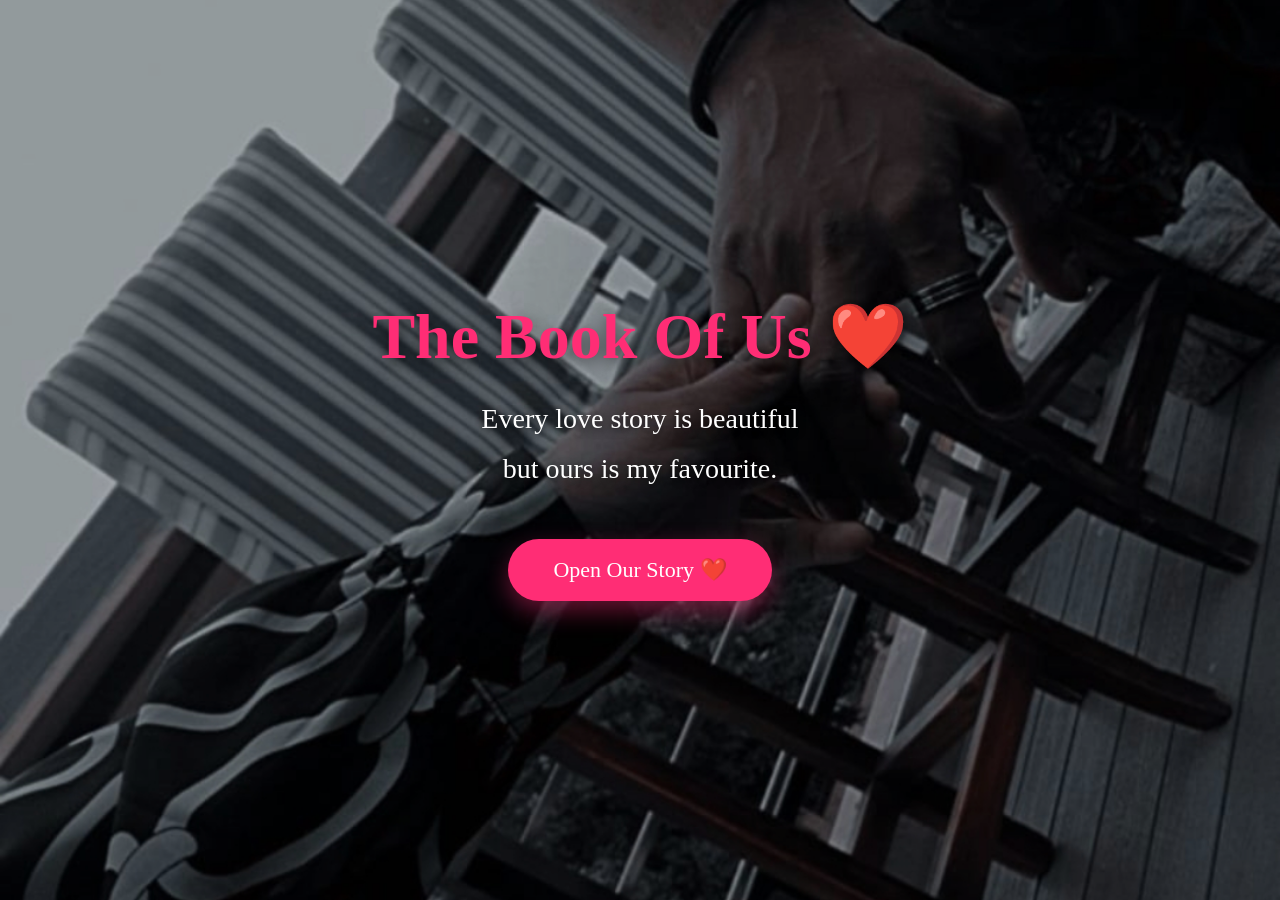
<file: index.html>
<!DOCTYPE html>
<html lang="en">

<head>

<meta charset="UTF-8">
<meta name="viewport" content="width=device-width, initial-scale=1.0">

<title>The Book Of Us ❤️</title>

<link rel="stylesheet" href="style.css">

</head>

<body>

<div class="overlay"></div>

<div class="content">

<h1>The Book Of Us ❤️</h1>

<p>
Every love story is beautiful<br>
but ours is my favourite.
</p>

<a href="contents.html" class="btn">
Open Our Story ❤️
</a>

</div>

</body>

</html>
</file>
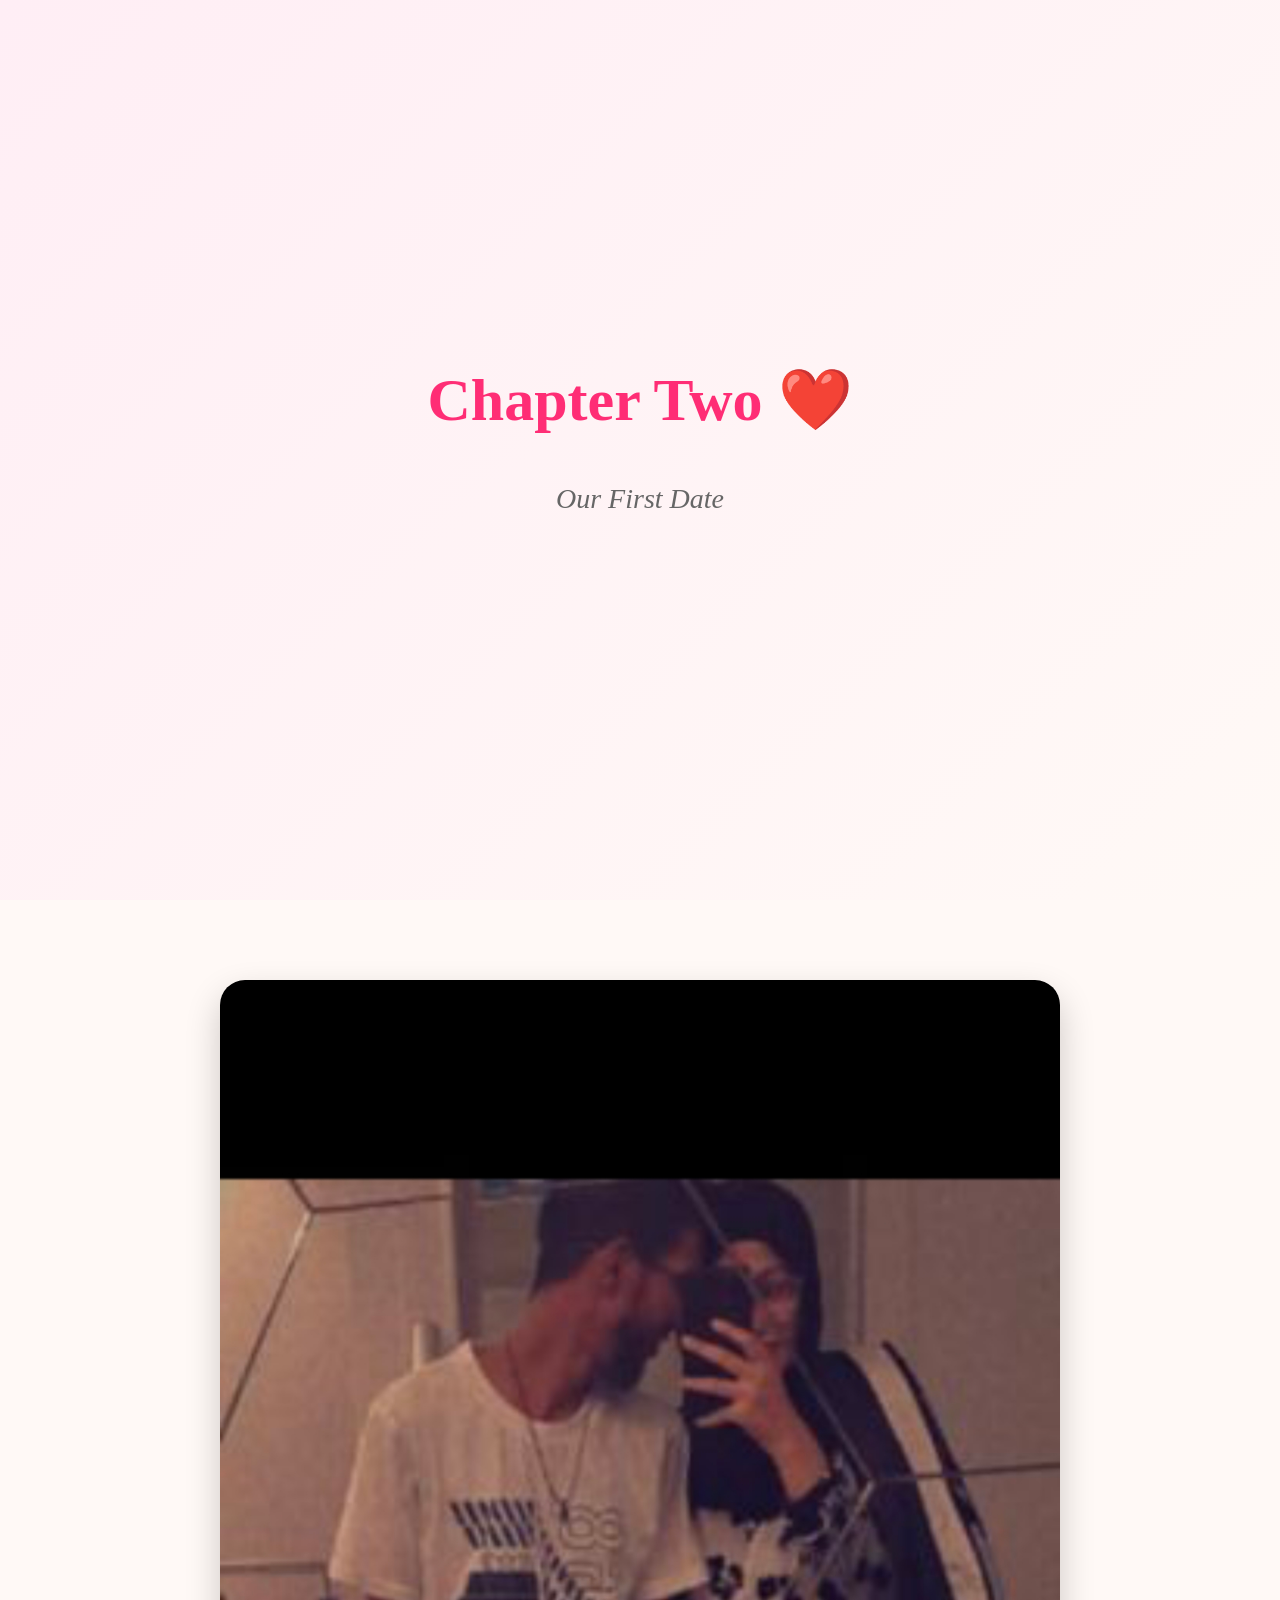
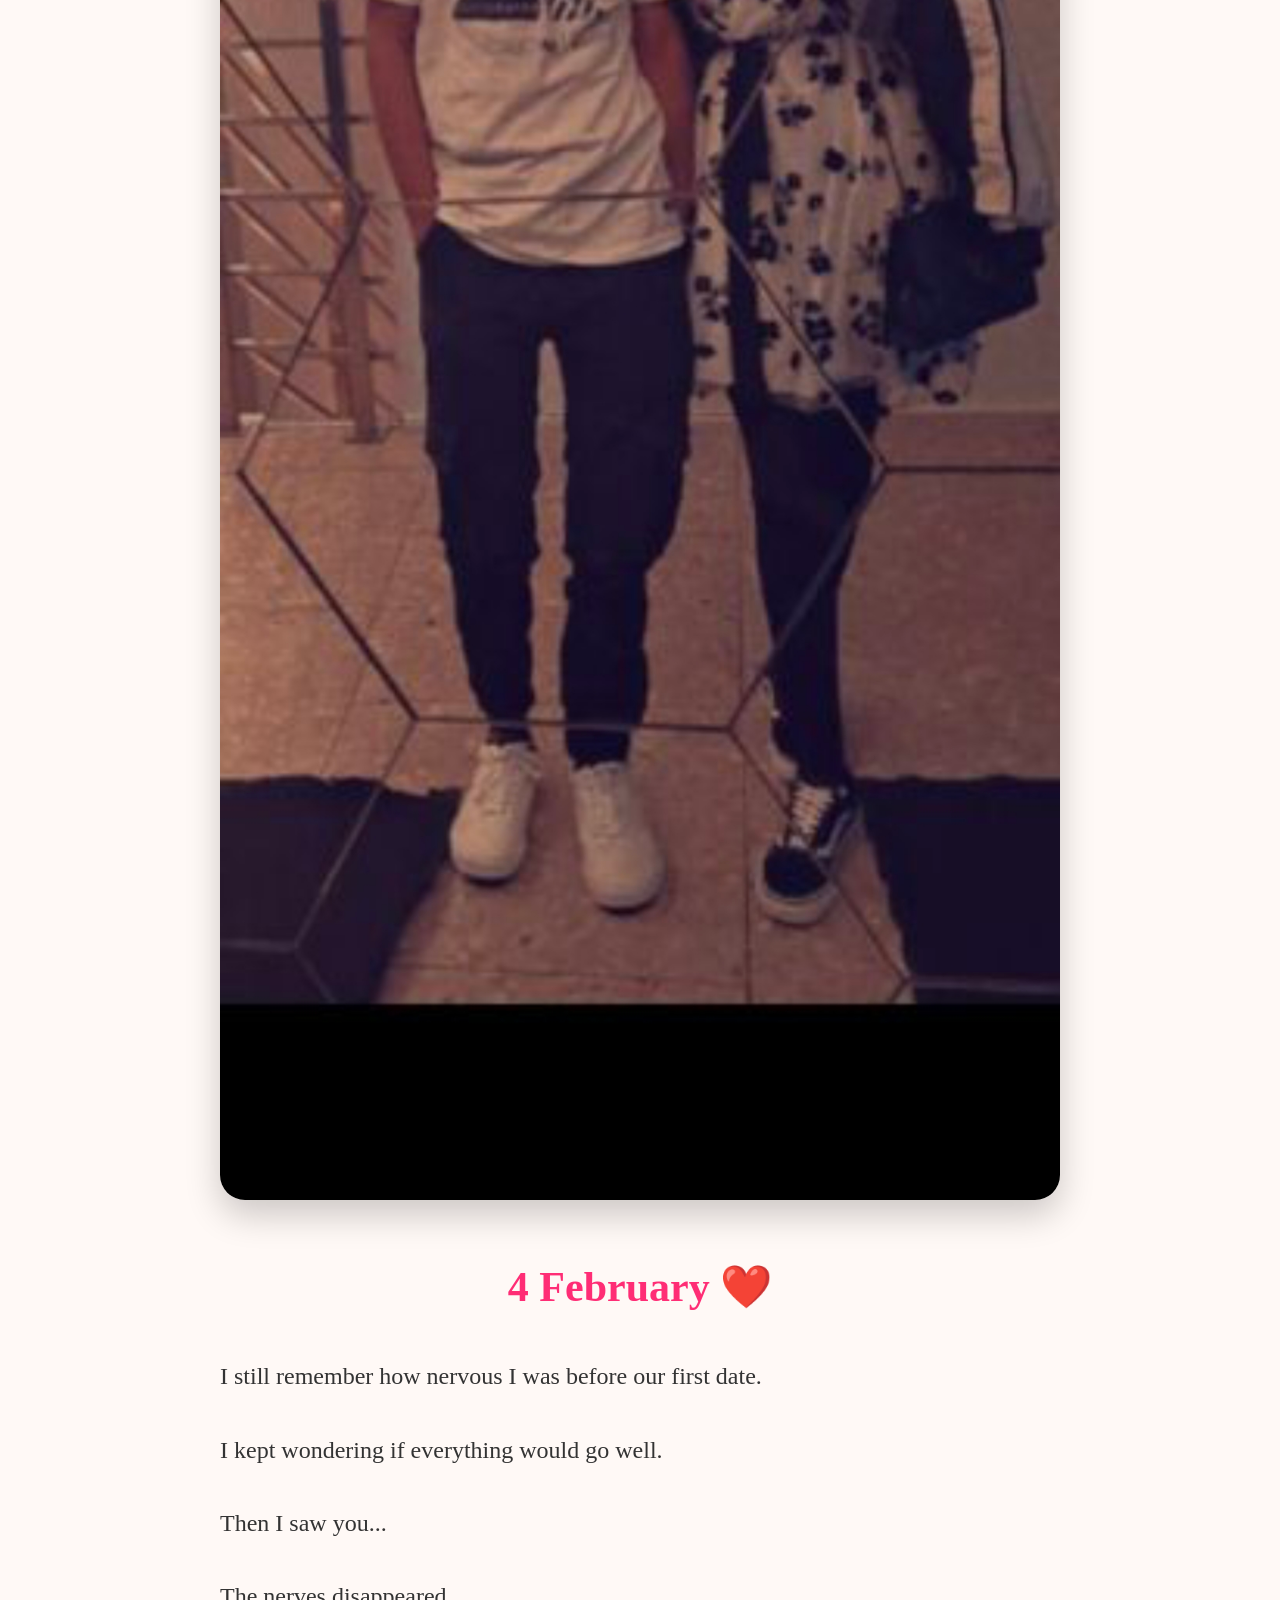
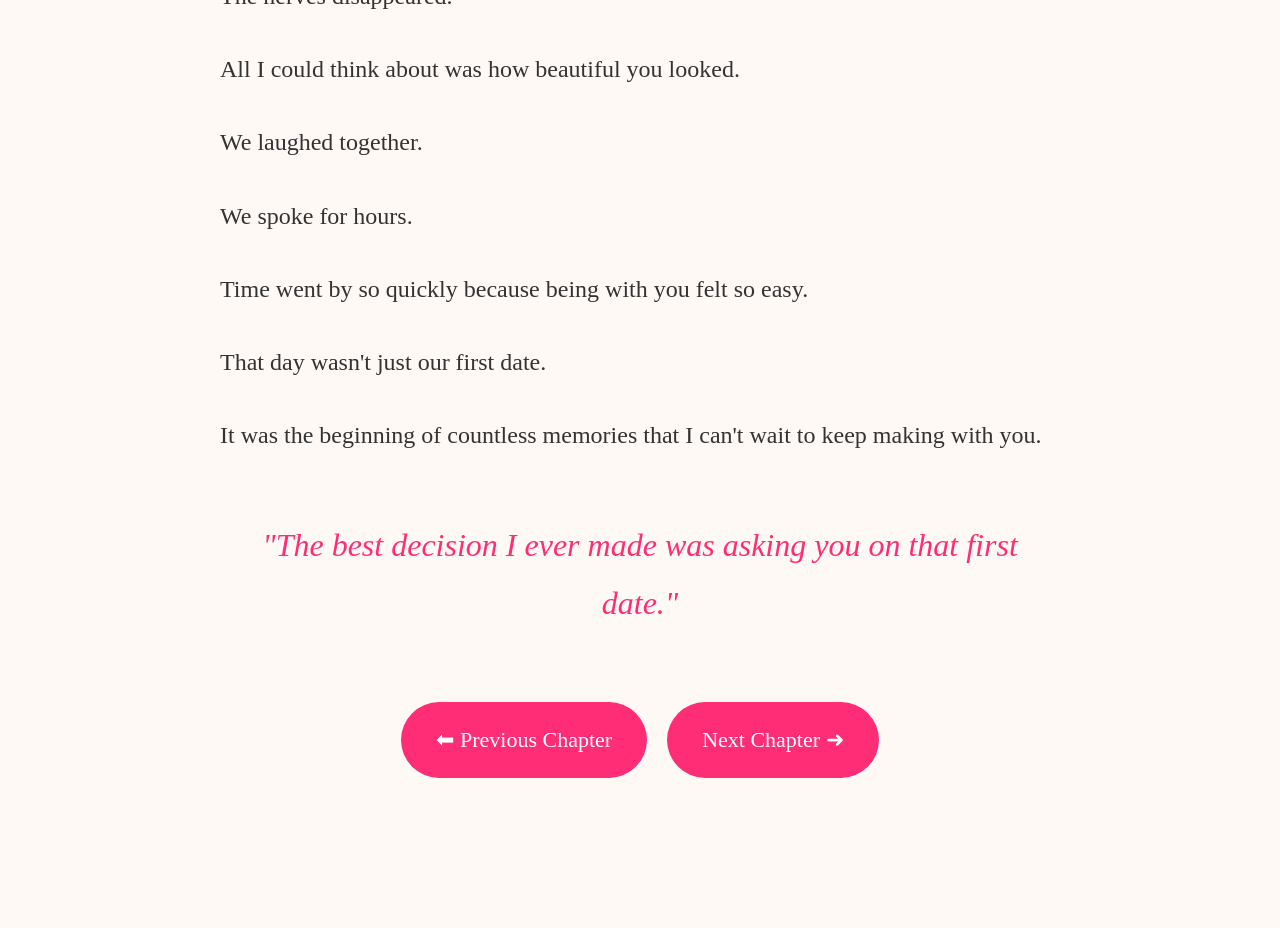
<file: chapter2.html>
<!DOCTYPE html>
<html lang="en">
<head>

<meta charset="UTF-8">
<meta name="viewport" content="width=device-width, initial-scale=1.0">

<title>Chapter Two ❤️</title>

<style>

*{
margin:0;
padding:0;
box-sizing:border-box;
font-family:Georgia,serif;
}

body{
background:#fff9f6;
color:#333;
line-height:1.8;
}

.hero{
height:100vh;
display:flex;
flex-direction:column;
justify-content:center;
align-items:center;
background:linear-gradient(135deg,#ffeef5,#fff9f6);
text-align:center;
padding:30px;
}

.hero h1{
font-size:60px;
color:#ff2d75;
margin-bottom:20px;
}

.hero p{
font-size:28px;
font-style:italic;
color:#666;
}

.section{
max-width:900px;
margin:auto;
padding:80px 30px;
}

.memory{
width:100%;
border-radius:25px;
margin-bottom:40px;
box-shadow:0 15px 35px rgba(0,0,0,.2);
}

h2{
text-align:center;
font-size:42px;
color:#ff2d75;
margin-bottom:30px;
}

p{
font-size:24px;
margin-bottom:30px;
}

.quote{
font-size:32px;
text-align:center;
font-style:italic;
color:#ff2d75;
margin:60px 0;
}

.buttons{
display:flex;
justify-content:center;
gap:20px;
margin:70px 0;
flex-wrap:wrap;
}

.btn{
padding:18px 35px;
background:#ff2d75;
color:white;
text-decoration:none;
border-radius:50px;
font-size:22px;
transition:.3s;
}

.btn:hover{
background:#ff0f64;
transform:scale(1.05);
}

</style>

</head>

<body>

<div class="hero">

<h1>Chapter Two ❤️</h1>

<p>Our First Date</p>

</div>

<div class="section">

<img src="chapter2.jpg" class="memory" alt="Our First Date">

<h2>4 February ❤️</h2>

<p>
I still remember how nervous I was before our first date.
</p>

<p>
I kept wondering if everything would go well.
</p>

<p>
Then I saw you...
</p>

<p>
The nerves disappeared.
</p>

<p>
All I could think about was how beautiful you looked.
</p>

<p>
We laughed together.
</p>

<p>
We spoke for hours.
</p>

<p>
Time went by so quickly because being with you felt so easy.
</p>

<p>
That day wasn't just our first date.
</p>

<p>
It was the beginning of countless memories that I can't wait to keep making with you.
</p>

<div class="quote">

"The best decision I ever made was asking you on that first date."

</div>

<div class="buttons">

<a href="story.html" class="btn">
⬅ Previous Chapter
</a>

<a href="chapter3.html" class="btn">
Next Chapter ➜
</a>

</div>

</div>

</body>
</html>
</file>
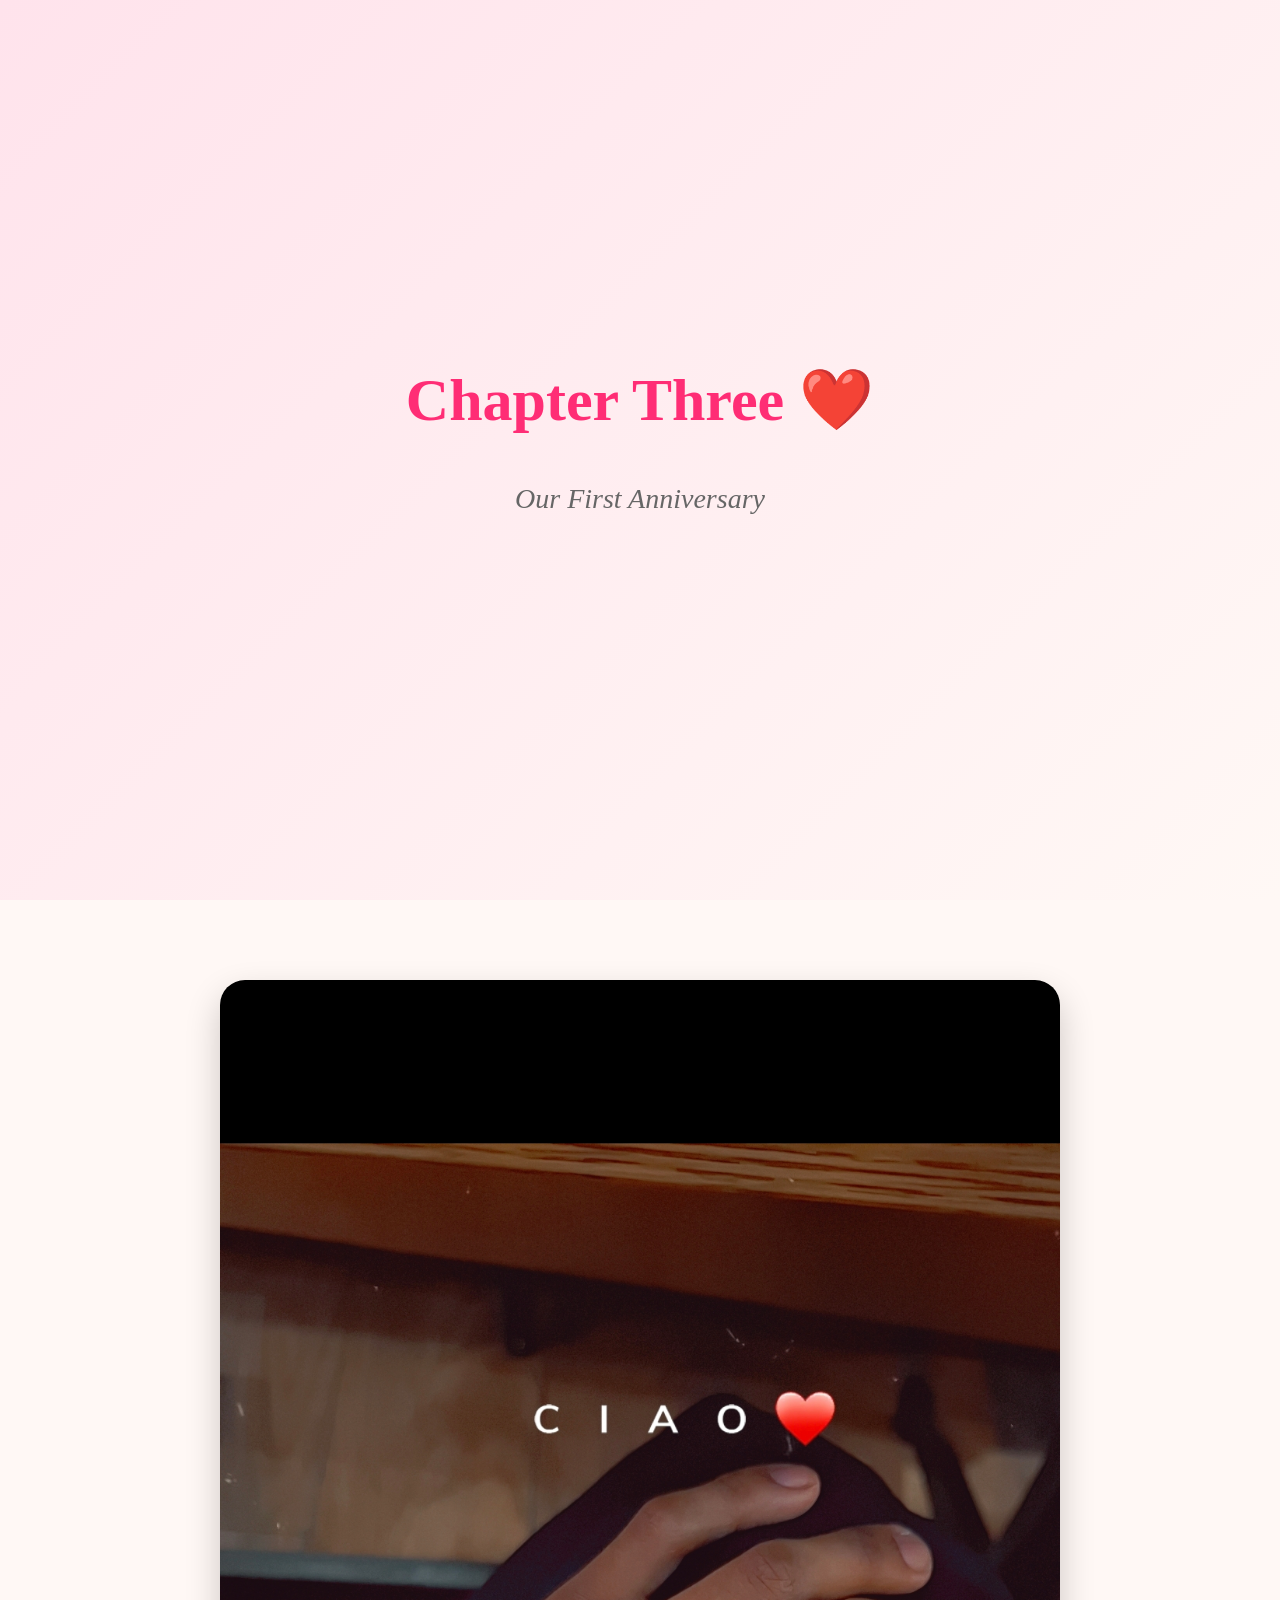
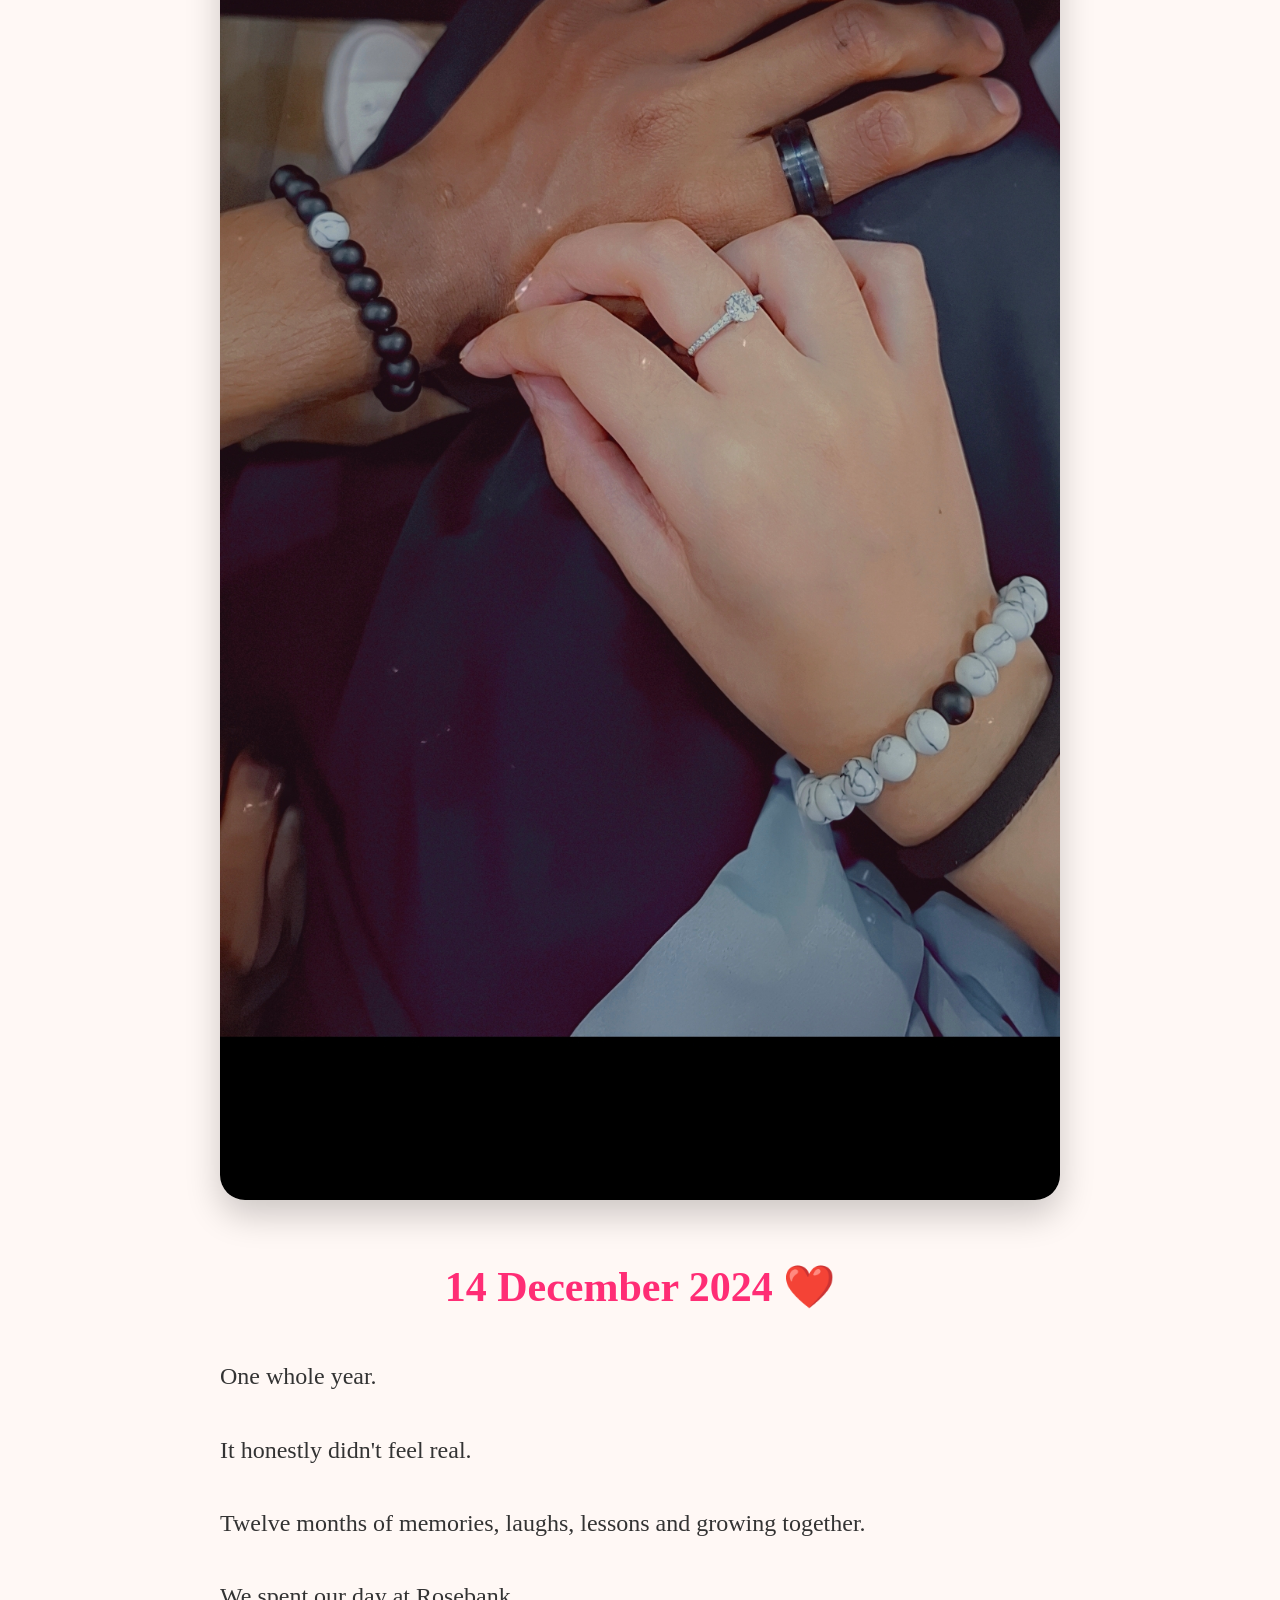
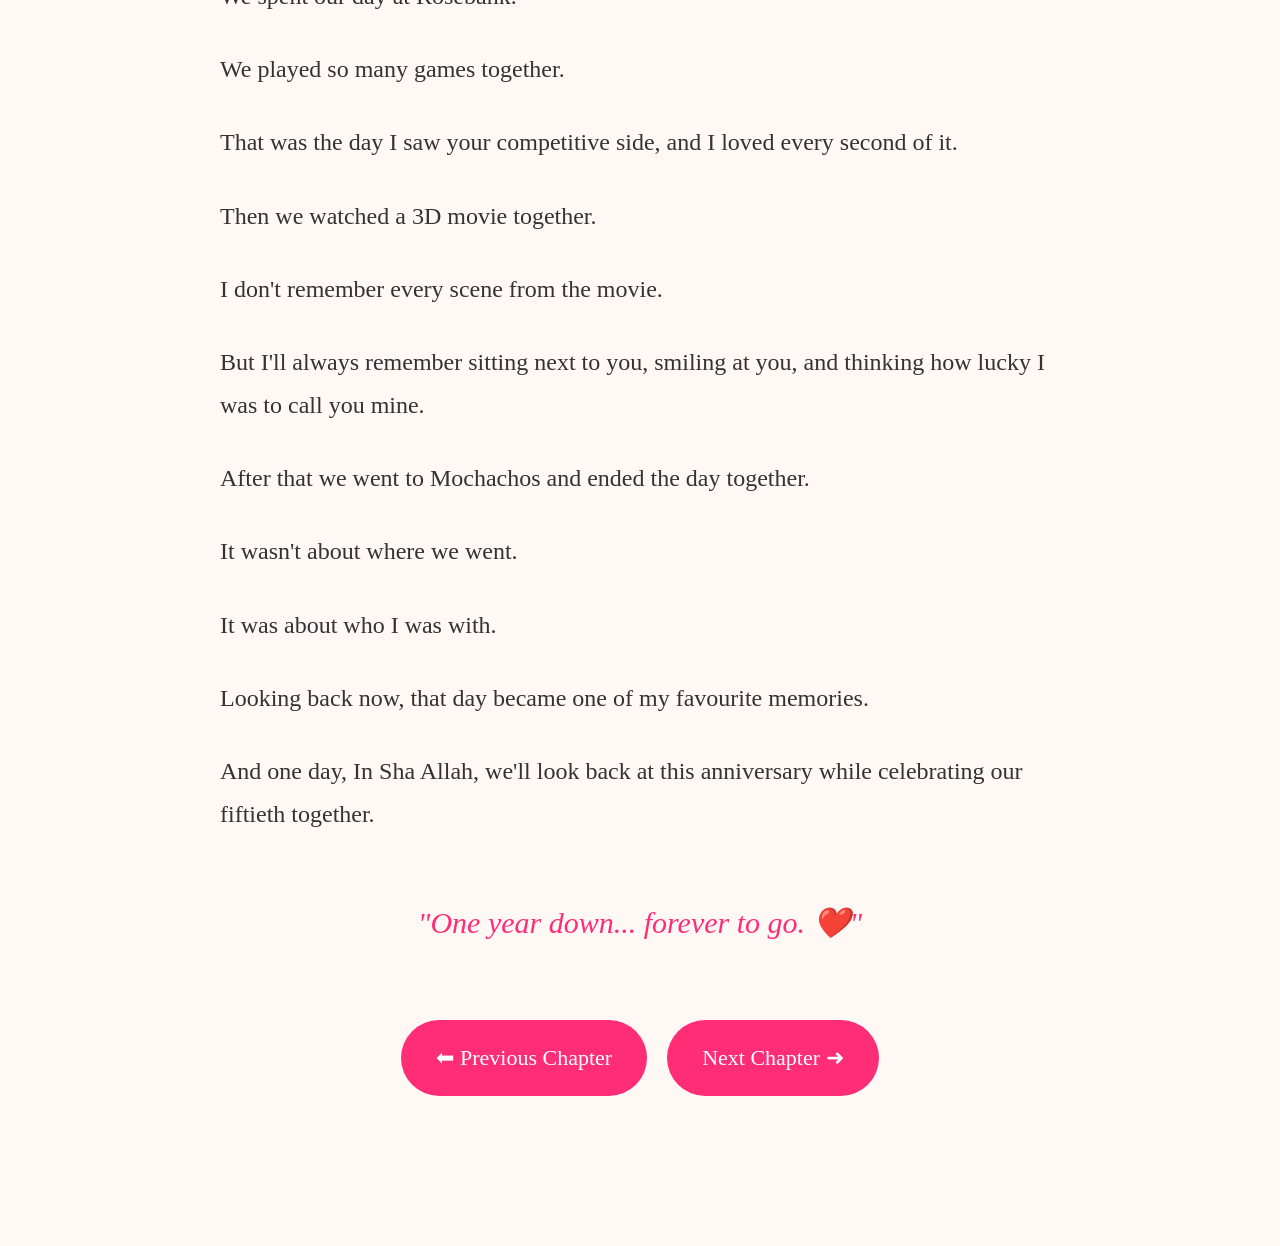
<file: chapter3.html>
<!DOCTYPE html>
<html lang="en">
<head>

<meta charset="UTF-8">
<meta name="viewport" content="width=device-width, initial-scale=1.0">

<title>Chapter Three ❤️</title>

<style>

*{
margin:0;
padding:0;
box-sizing:border-box;
font-family:Georgia,serif;
}

body{
background:#fff8f5;
color:#333;
line-height:1.8;
}

.hero{
height:100vh;
display:flex;
flex-direction:column;
justify-content:center;
align-items:center;
background:linear-gradient(135deg,#ffe3ec,#fff8f5);
text-align:center;
padding:30px;
}

.hero h1{
font-size:60px;
color:#ff2d75;
margin-bottom:20px;
}

.hero p{
font-size:28px;
font-style:italic;
color:#666;
}

.section{
max-width:900px;
margin:auto;
padding:80px 30px;
}

.memory{
width:100%;
border-radius:25px;
margin-bottom:40px;
box-shadow:0 15px 35px rgba(0,0,0,.2);
}

h2{
text-align:center;
font-size:42px;
color:#ff2d75;
margin-bottom:30px;
}

p{
font-size:24px;
margin-bottom:30px;
}

.quote{
font-size:30px;
text-align:center;
font-style:italic;
color:#ff2d75;
margin:60px 0;
}

.buttons{
display:flex;
justify-content:center;
gap:20px;
margin:70px 0;
flex-wrap:wrap;
}

.btn{
padding:18px 35px;
background:#ff2d75;
color:white;
text-decoration:none;
border-radius:50px;
font-size:22px;
transition:.3s;
}

.btn:hover{
background:#ff0f64;
transform:scale(1.05);
}

</style>

</head>

<body>

<div class="hero">

<h1>Chapter Three ❤️</h1>

<p>Our First Anniversary</p>

</div>

<div class="section">

<img src="chapter3.jpg" class="memory" alt="Our First Anniversary">

<h2>14 December 2024 ❤️</h2>

<p>
One whole year.
</p>

<p>
It honestly didn't feel real.
</p>

<p>
Twelve months of memories, laughs, lessons and growing together.
</p>

<p>
We spent our day at Rosebank.
</p>

<p>
We played so many games together.
</p>

<p>
That was the day I saw your competitive side, and I loved every second of it.
</p>

<p>
Then we watched a 3D movie together.
</p>

<p>
I don't remember every scene from the movie.
</p>

<p>
But I'll always remember sitting next to you, smiling at you, and thinking how lucky I was to call you mine.
</p>

<p>
After that we went to Mochachos and ended the day together.
</p>

<p>
It wasn't about where we went.
</p>

<p>
It was about who I was with.
</p>

<p>
Looking back now, that day became one of my favourite memories.
</p>

<p>
And one day, In Sha Allah, we'll look back at this anniversary while celebrating our fiftieth together.
</p>

<div class="quote">

"One year down... forever to go. ❤️"

</div>

<div class="buttons">

<a href="chapter2.html" class="btn">
⬅ Previous Chapter
</a>

<a href="chapter4.html" class="btn">
Next Chapter ➜
</a>

</div>

</div>

</body>
</html>
</file>
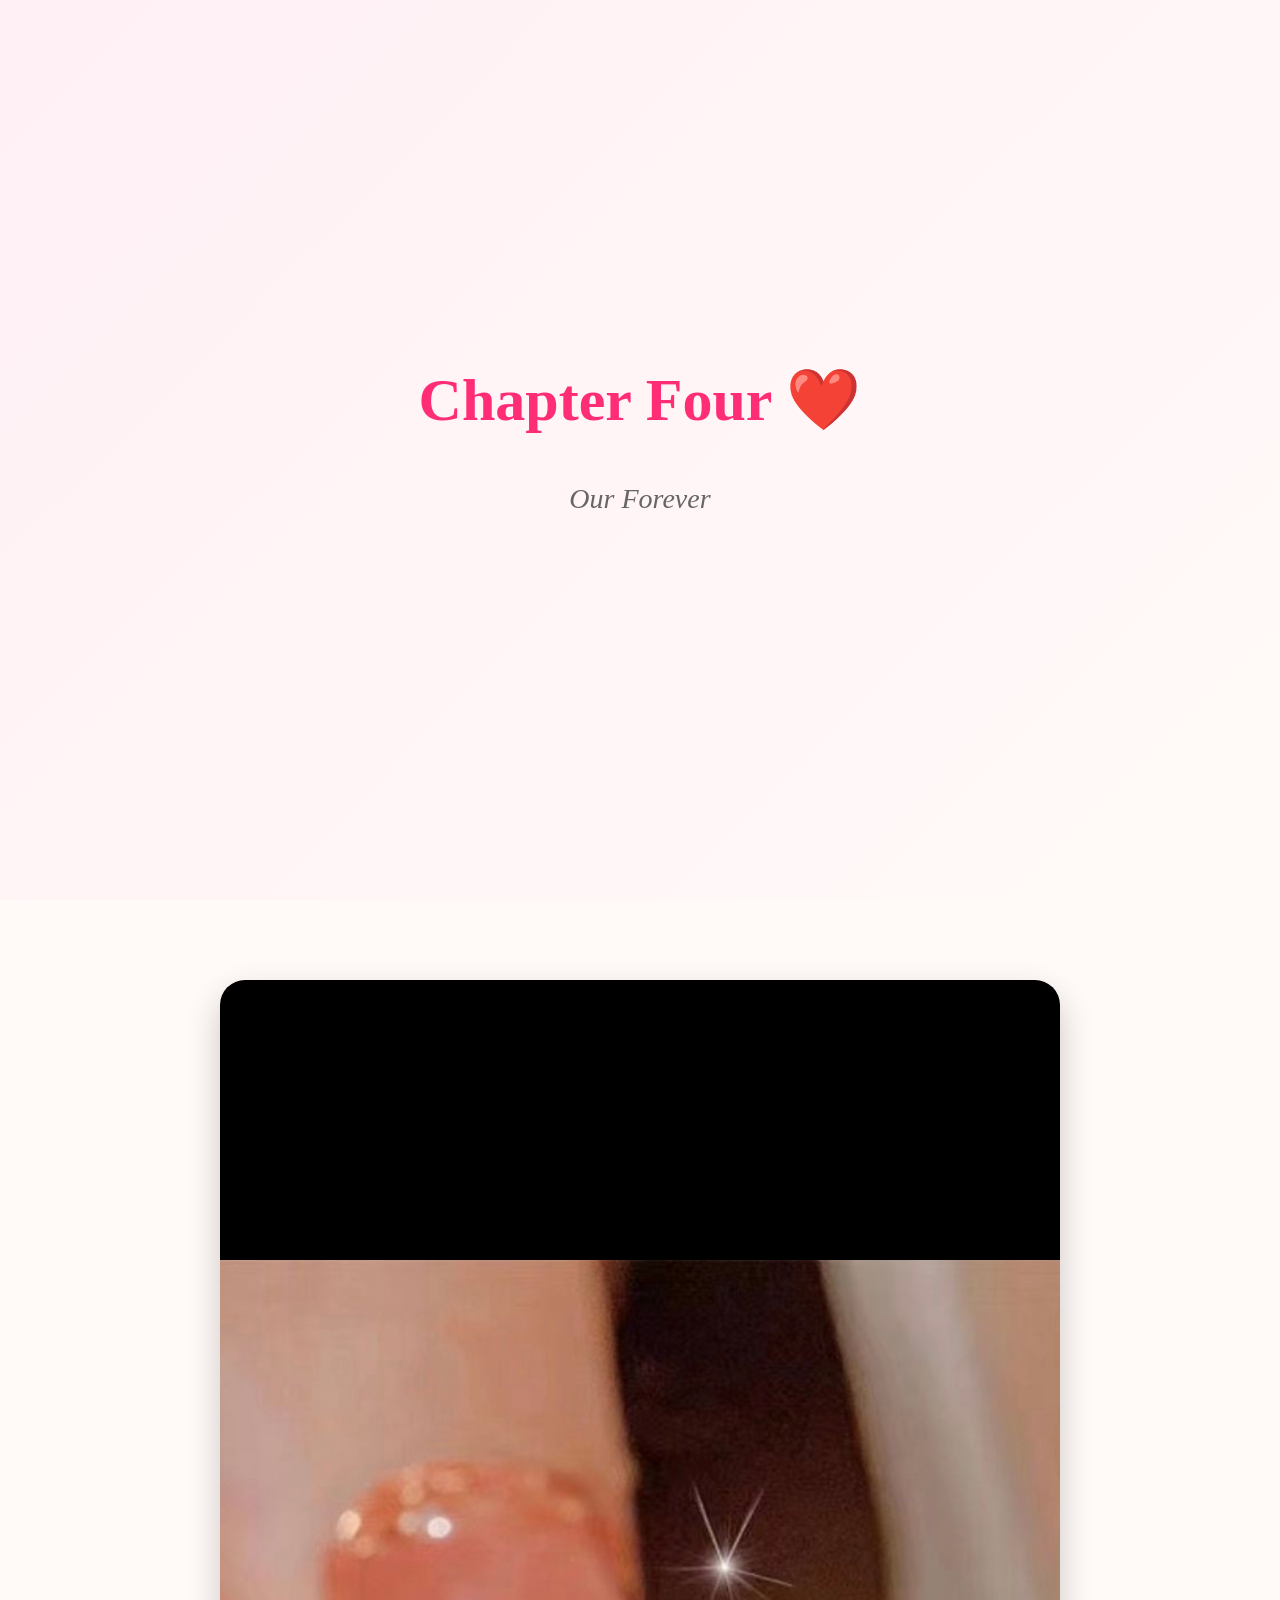
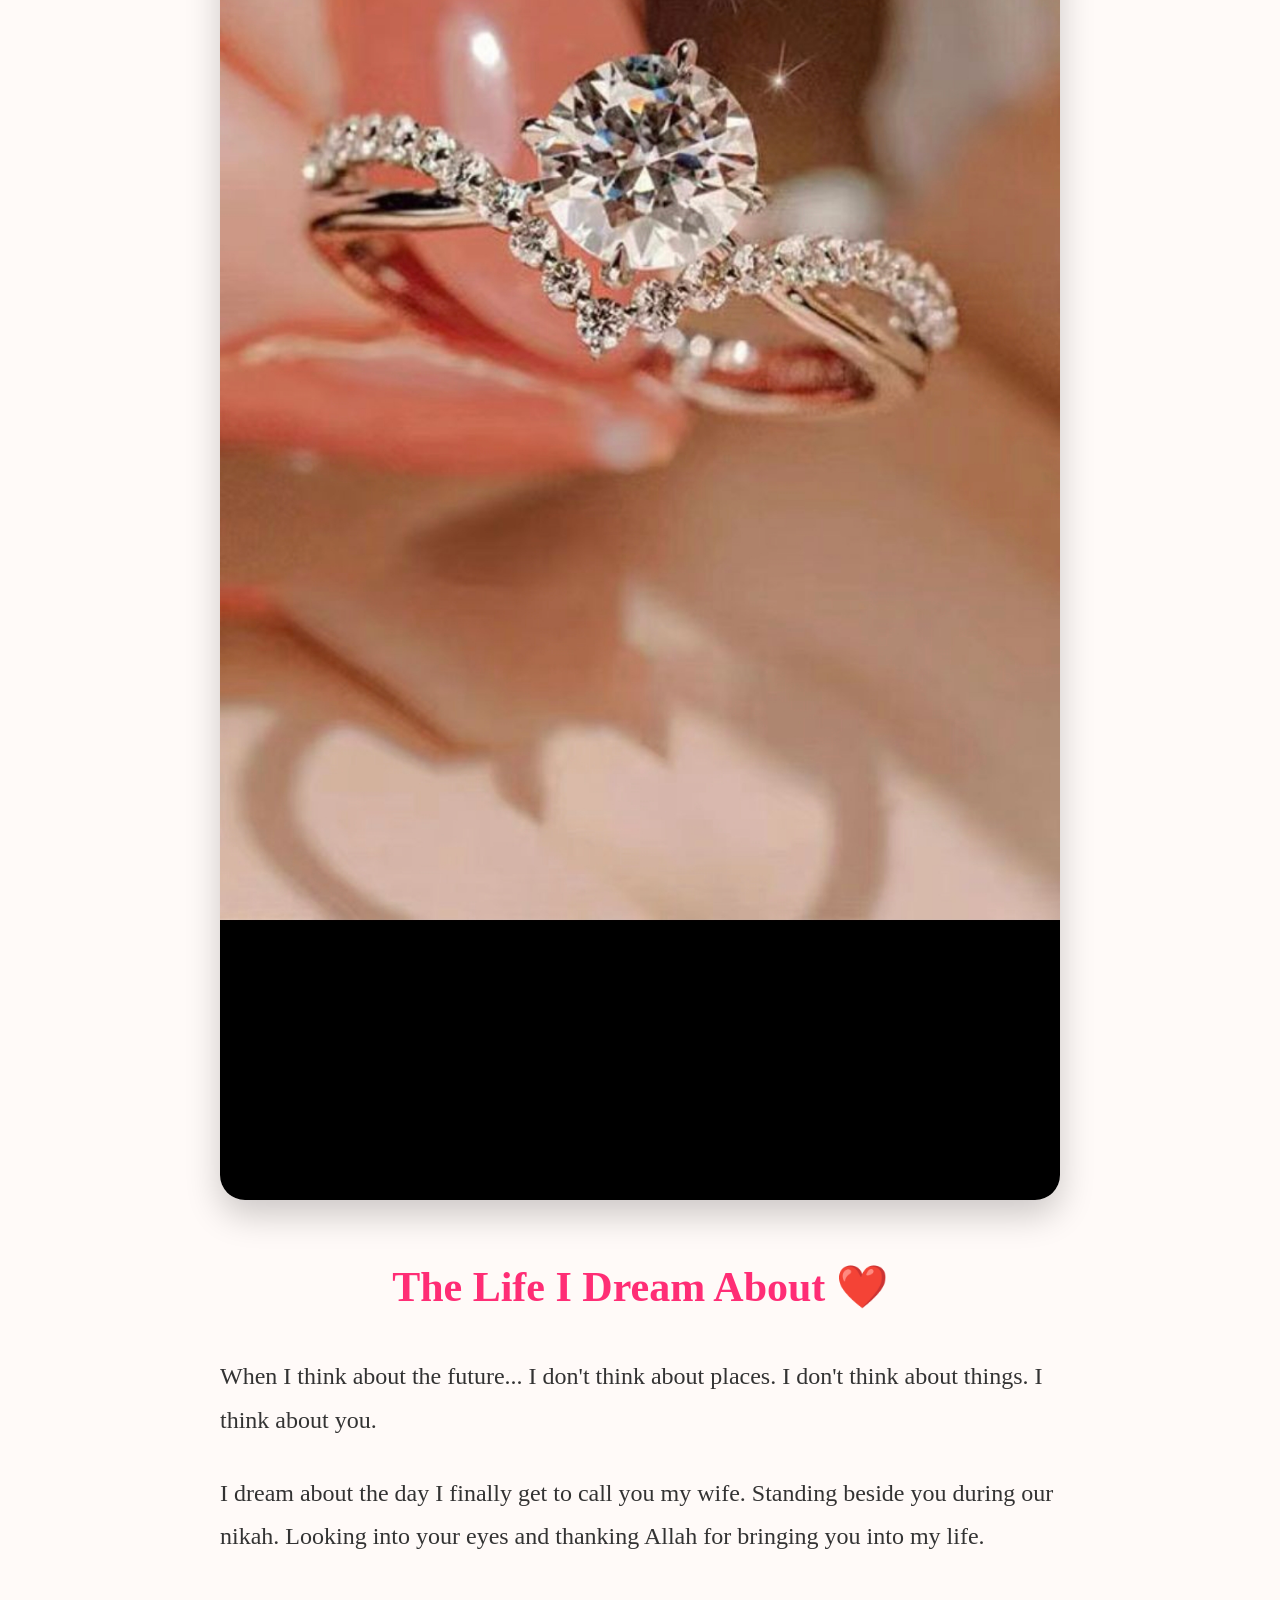
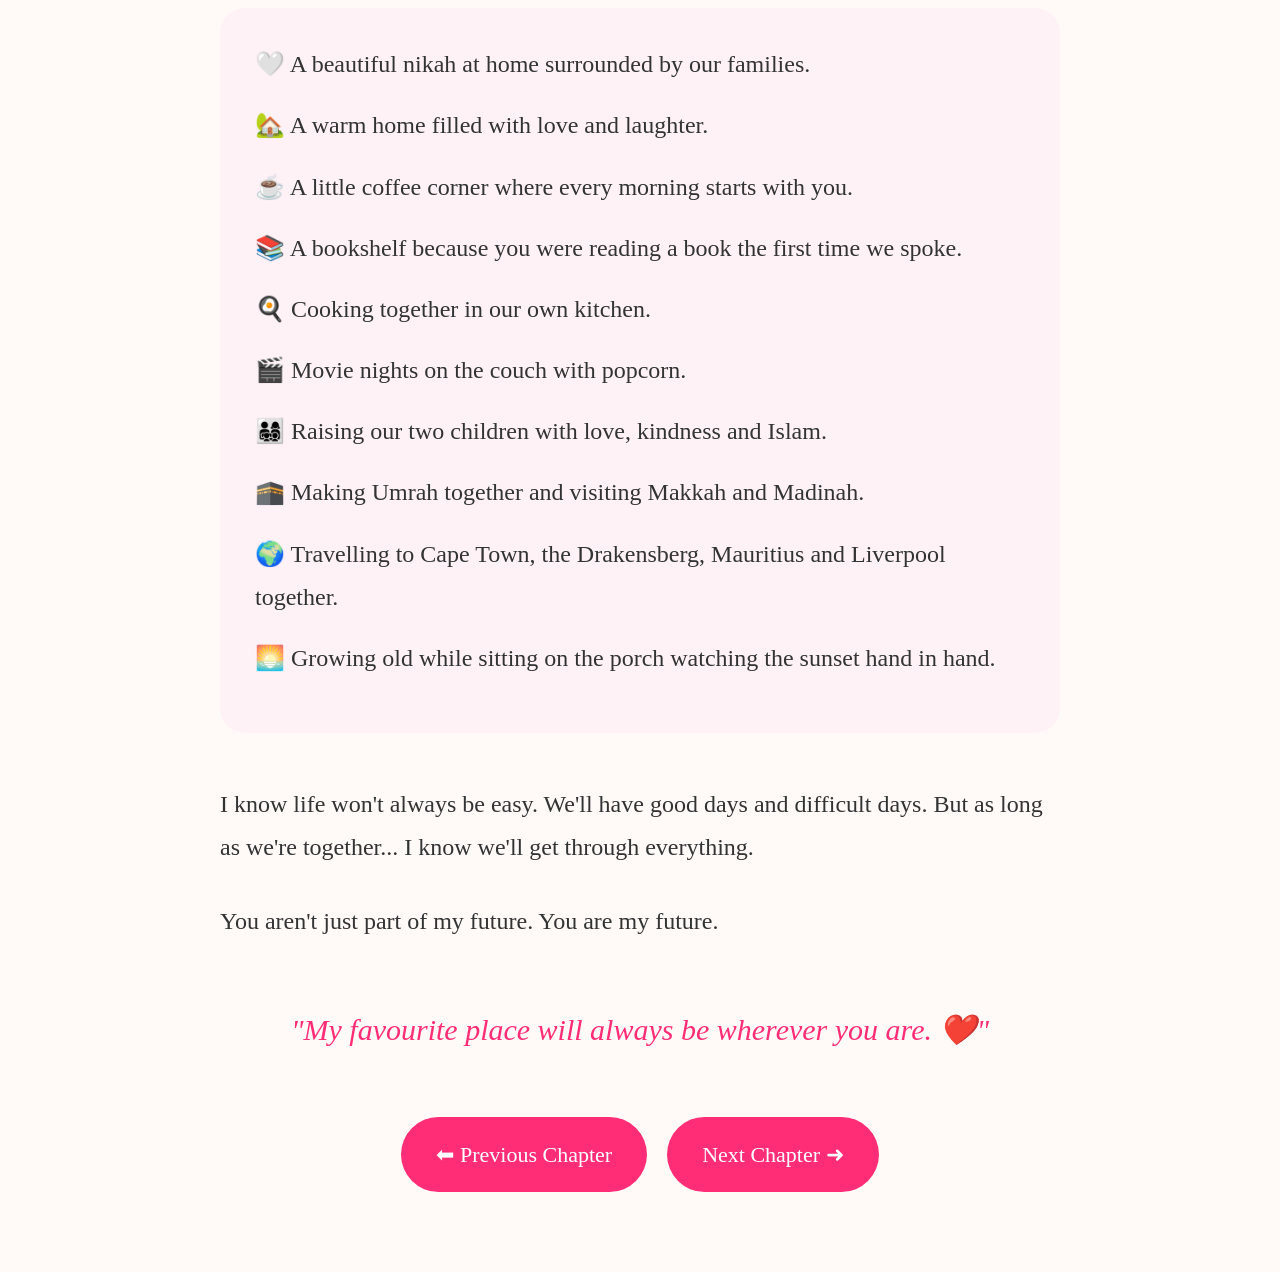
<file: chapter4.html>
<!DOCTYPE html>
<html lang="en">
<head>

<meta charset="UTF-8">
<meta name="viewport" content="width=device-width, initial-scale=1.0">

<title>Chapter Four ❤️</title>

<style>

*{
margin:0;
padding:0;
box-sizing:border-box;
font-family:Georgia,serif;
}

body{
background:#fffaf8;
color:#333;
line-height:1.8;
}

.hero{
height:100vh;
display:flex;
flex-direction:column;
justify-content:center;
align-items:center;
background:linear-gradient(135deg,#fff0f5,#fffaf8);
text-align:center;
padding:30px;
}

.hero h1{
font-size:60px;
color:#ff2d75;
margin-bottom:20px;
}

.hero p{
font-size:28px;
font-style:italic;
color:#666;
}

.section{
max-width:900px;
margin:auto;
padding:80px 30px;
}

.memory{
width:100%;
border-radius:25px;
margin-bottom:40px;
box-shadow:0 15px 35px rgba(0,0,0,.2);
}

h2{
text-align:center;
font-size:42px;
color:#ff2d75;
margin-bottom:30px;
}

p{
font-size:24px;
margin-bottom:30px;
}

.dream{
background:#fff2f7;
padding:35px;
border-radius:25px;
margin:50px 0;
}

.dream p{
margin-bottom:18px;
}

.quote{
text-align:center;
font-size:30px;
font-style:italic;
color:#ff2d75;
margin:60px 0;
}

.buttons{
display:flex;
justify-content:center;
gap:20px;
flex-wrap:wrap;
margin-top:60px;
}

.btn{
background:#ff2d75;
color:white;
padding:18px 35px;
border-radius:50px;
text-decoration:none;
font-size:22px;
transition:.3s;
}

.btn:hover{
background:#ff0f64;
transform:scale(1.05);
}

</style>

</head>

<body>

<div class="hero">

<h1>Chapter Four ❤️</h1>

<p>Our Forever</p>

</div>

<div class="section">

<img src="chapter4.jpg" class="memory" alt="Our Future Together">

<h2>The Life I Dream About ❤️</h2>

<p>
When I think about the future...
I don't think about places.
I don't think about things.
I think about you.
</p>

<p>
I dream about the day I finally get to call you my wife.
Standing beside you during our nikah.
Looking into your eyes and thanking Allah for bringing you into my life.
</p>

<div class="dream">

<p>🤍 A beautiful nikah at home surrounded by our families.</p>

<p>🏡 A warm home filled with love and laughter.</p>

<p>☕ A little coffee corner where every morning starts with you.</p>

<p>📚 A bookshelf because you were reading a book the first time we spoke.</p>

<p>🍳 Cooking together in our own kitchen.</p>

<p>🎬 Movie nights on the couch with popcorn.</p>

<p>👨‍👩‍👧‍👦 Raising our two children with love, kindness and Islam.</p>

<p>🕋 Making Umrah together and visiting Makkah and Madinah.</p>

<p>🌍 Travelling to Cape Town, the Drakensberg, Mauritius and Liverpool together.</p>

<p>🌅 Growing old while sitting on the porch watching the sunset hand in hand.</p>

</div>

<p>
I know life won't always be easy.
We'll have good days and difficult days.
But as long as we're together...
I know we'll get through everything.
</p>

<p>
You aren't just part of my future.
You are my future.
</p>

<div class="quote">

"My favourite place will always be wherever you are. ❤️"

</div>

<div class="buttons">

<a href="chapter3.html" class="btn">
⬅ Previous Chapter
</a>

<a href="chapter5.html" class="btn">
Next Chapter ➜
</a>

</div>

</div>

</body>
</html>
</file>
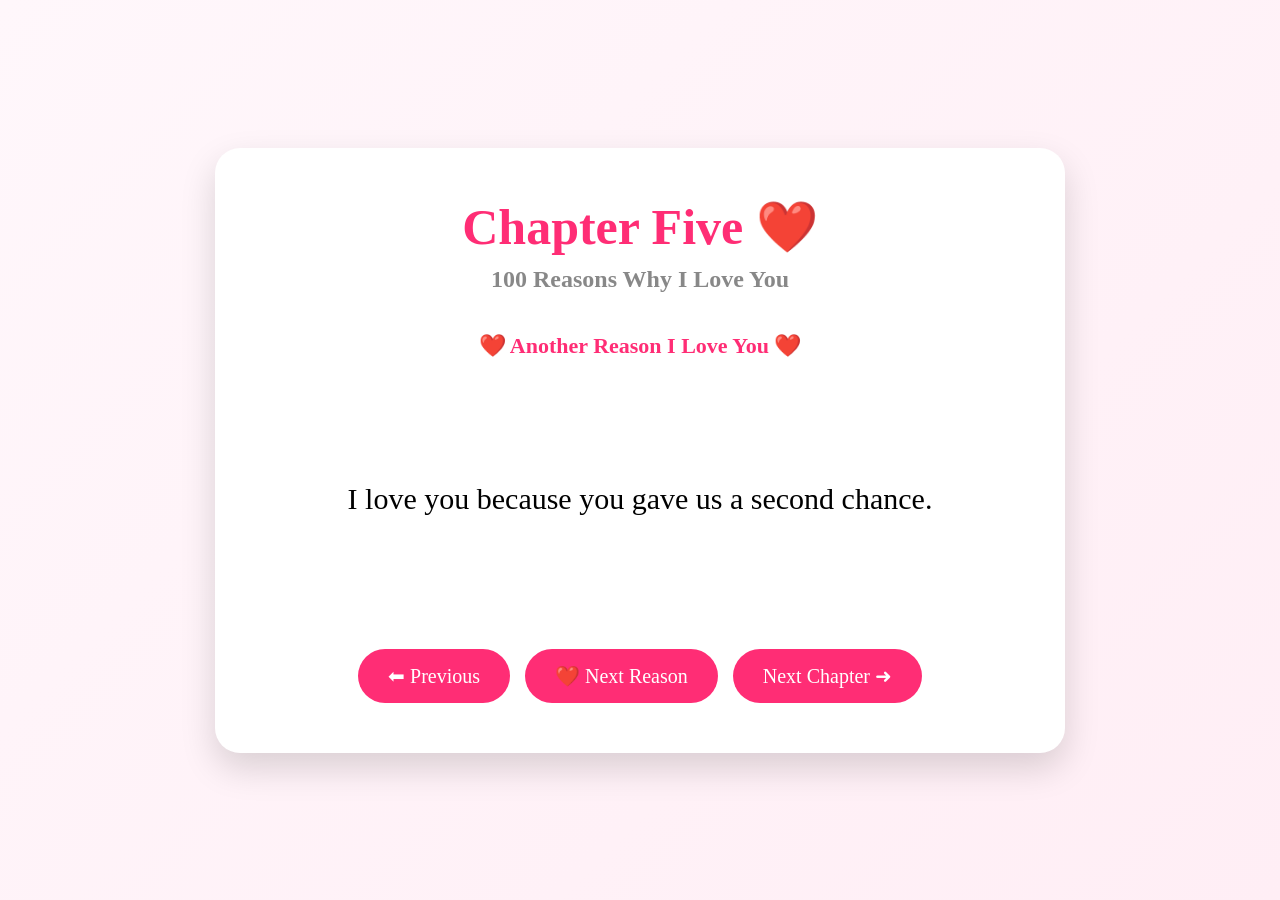
<file: chapter5.html>
<!DOCTYPE html>
<html lang="en">
<head>

<meta charset="UTF-8">
<meta name="viewport" content="width=device-width, initial-scale=1.0">

<title>Chapter Five ❤️</title>

<style>

*{
margin:0;
padding:0;
box-sizing:border-box;
font-family:Georgia,serif;
}

body{
background:linear-gradient(135deg,#fff7fb,#ffeef5);
display:flex;
justify-content:center;
align-items:center;
min-height:100vh;
padding:30px;
}

.container{
max-width:850px;
width:100%;
background:white;
padding:50px;
border-radius:25px;
box-shadow:0 15px 35px rgba(0,0,0,.15);
text-align:center;
}

h1{
font-size:50px;
color:#ff2d75;
margin-bottom:10px;
}

h2{
color:#888;
margin-bottom:40px;
}

#counter{
font-size:22px;
color:#ff2d75;
margin-bottom:30px;
font-weight:bold;
}

#reason{
font-size:30px;
line-height:1.8;
min-height:220px;
display:flex;
justify-content:center;
align-items:center;
transition:.5s;
}

.fade{
opacity:0;
}

.buttons{
margin-top:40px;
display:flex;
justify-content:center;
flex-wrap:wrap;
gap:15px;
}

button,
a{
background:#ff2d75;
color:white;
padding:15px 30px;
border:none;
border-radius:50px;
font-size:20px;
cursor:pointer;
text-decoration:none;
transition:.3s;
}

button:hover,
a:hover{
background:#ff0f64;
transform:scale(1.05);
}

</style>

</head>

<body>

<div class="container">

<h1>Chapter Five ❤️</h1>

<h2>100 Reasons Why I Love You</h2>

<div id="counter"></div>

<div id="reason"></div>

<div class="buttons">

<button onclick="previousReason()">⬅ Previous</button>

<button onclick="nextReason()">❤️ Next Reason</button>

<a href="chapter6.html">Next Chapter ➜</a>

</div>

</div>

<script src="reasons.js"></script>

</body>
</html>
</file>
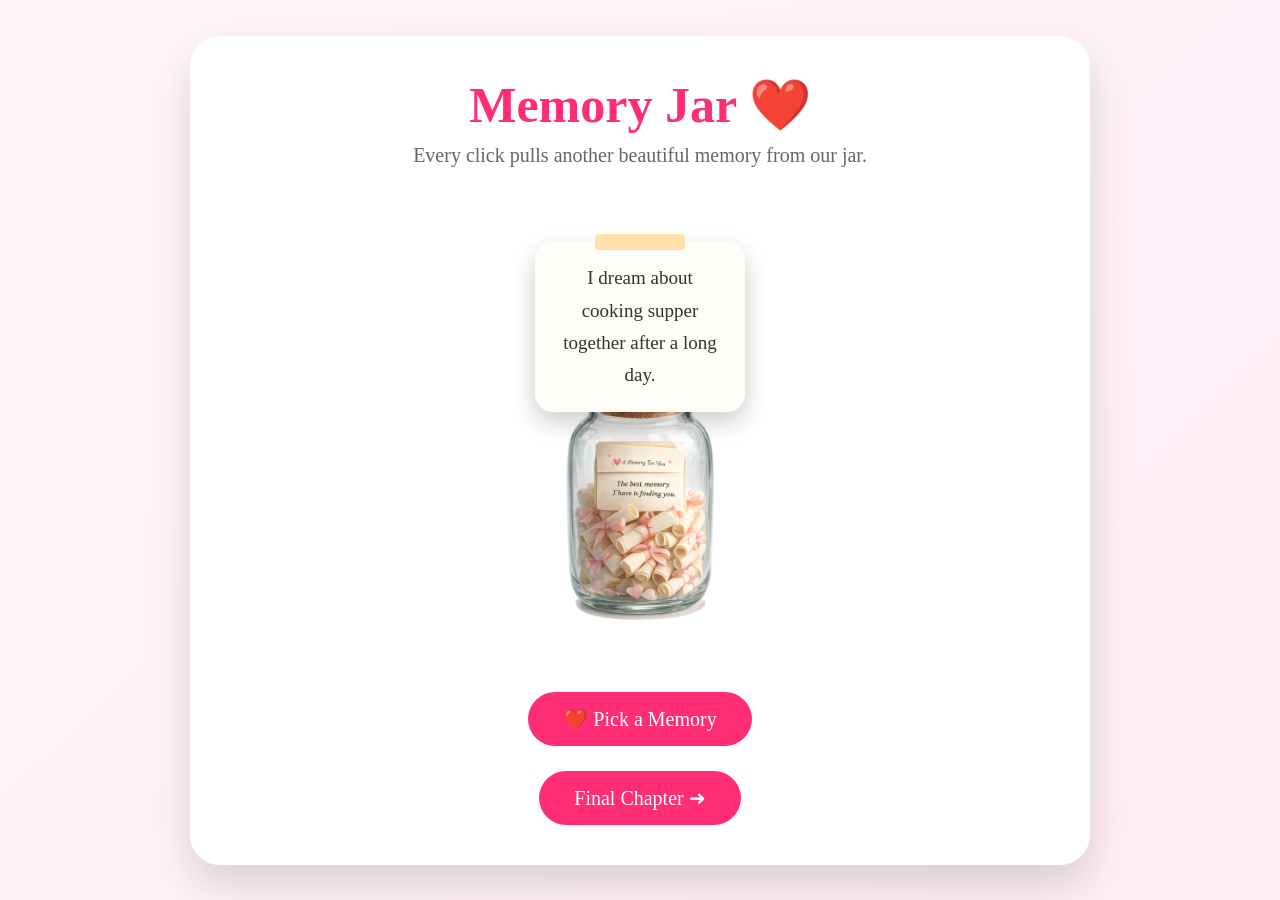
<file: chapter6.html>
<!DOCTYPE html>
<html lang="en">
<head>

<meta charset="UTF-8">
<meta name="viewport" content="width=device-width, initial-scale=1.0">

<title>Memory Jar ❤️</title>

<style>

*{
margin:0;
padding:0;
box-sizing:border-box;
font-family:Georgia,serif;
}

body{
background:linear-gradient(135deg,#fff7fb,#ffeef5);
display:flex;
justify-content:center;
align-items:center;
min-height:100vh;
padding:30px;
overflow-x:hidden;
}

.container{
max-width:900px;
width:100%;
background:white;
padding:40px;
border-radius:30px;
text-align:center;
box-shadow:0 20px 45px rgba(0,0,0,.15);
}

h1{
font-size:50px;
color:#ff2d75;
margin-bottom:10px;
}

.subtitle{
font-size:20px;
color:#666;
margin-bottom:35px;
}

.jar-area{
position:relative;
width:300px;
height:460px;
margin:auto;
}

.jar{
position:absolute;
bottom:0;
left:50%;
transform:translateX(-50%);
width:220px;
animation:float 3s ease-in-out infinite;
}

.jar img{
width:100%;
display:block;
}

.note{
position:absolute;
left:50%;
bottom:120px;
transform:translateX(-50%) translateY(120px) scale(.6);
width:210px;
background:#fffdf8;
padding:20px;
border-radius:18px;
box-shadow:0 10px 25px rgba(0,0,0,.2);
opacity:0;
transition:.8s;
z-index:10;
}

.note.show{
opacity:1;
transform:translateX(-50%) translateY(-130px) scale(1);
}

.paper-top{
width:90px;
height:16px;
background:#ffe0a8;
position:absolute;
top:-8px;
left:50%;
transform:translateX(-50%);
border-radius:4px;
}

#memory{
font-size:19px;
line-height:1.7;
color:#333;
}

button{
margin-top:30px;
padding:15px 35px;
border:none;
border-radius:50px;
background:#ff2d75;
color:white;
font-size:20px;
cursor:pointer;
transition:.3s;
}

button:hover{
transform:scale(1.05);
}

.next{
display:inline-block;
margin-top:25px;
padding:15px 35px;
background:#ff2d75;
color:white;
text-decoration:none;
border-radius:50px;
font-size:20px;
transition:.3s;
}

.next:hover{
transform:scale(1.05);
}

.shake{
animation:shake .5s;
}

@keyframes shake{
0%{transform:translateX(-50%) rotate(0deg);}
25%{transform:translateX(-50%) rotate(-3deg);}
50%{transform:translateX(-50%) rotate(3deg);}
75%{transform:translateX(-50%) rotate(-2deg);}
100%{transform:translateX(-50%) rotate(0deg);}
}

@keyframes float{
0%{transform:translateX(-50%) translateY(0);}
50%{transform:translateX(-50%) translateY(-8px);}
100%{transform:translateX(-50%) translateY(0);}
}

.heart{
position:fixed;
font-size:28px;
pointer-events:none;
animation:floatHeart 2.5s linear forwards;
z-index:9999;
}

@keyframes floatHeart{
0%{
opacity:1;
transform:translateY(0) scale(.8);
}
100%{
opacity:0;
transform:translateY(-180px) scale(1.5);
}
}

.sparkle{
position:fixed;
font-size:22px;
pointer-events:none;
animation:sparkle 1.5s linear forwards;
z-index:9999;
}

@keyframes sparkle{
0%{
opacity:1;
transform:scale(.5);
}
100%{
opacity:0;
transform:translateY(-80px) scale(1.5);
}
}

@media(max-width:700px){

.container{
padding:25px;
}

h1{
font-size:38px;
}

.subtitle{
font-size:18px;
}

.jar{
width:180px;
}

.note{
width:180px;
}

}

</style>

</head>

<body>

<div class="container">

<h1>Memory Jar ❤️</h1>

<p class="subtitle">
Every click pulls another beautiful memory from our jar.
</p>

<div class="jar-area">

<div id="note" class="note">

<div class="paper-top"></div>

<p id="memory"></p>

</div>

<div class="jar">

<img src="jar.png" alt="Memory Jar">

</div>

</div>

<button onclick="nextMemory()">
❤️ Pick a Memory
</button>

<br>

<a class="next" href="ending.html">
Final Chapter ➜
</a>

</div>

<script src="memories.js"></script>

</body>
</html>
</file>
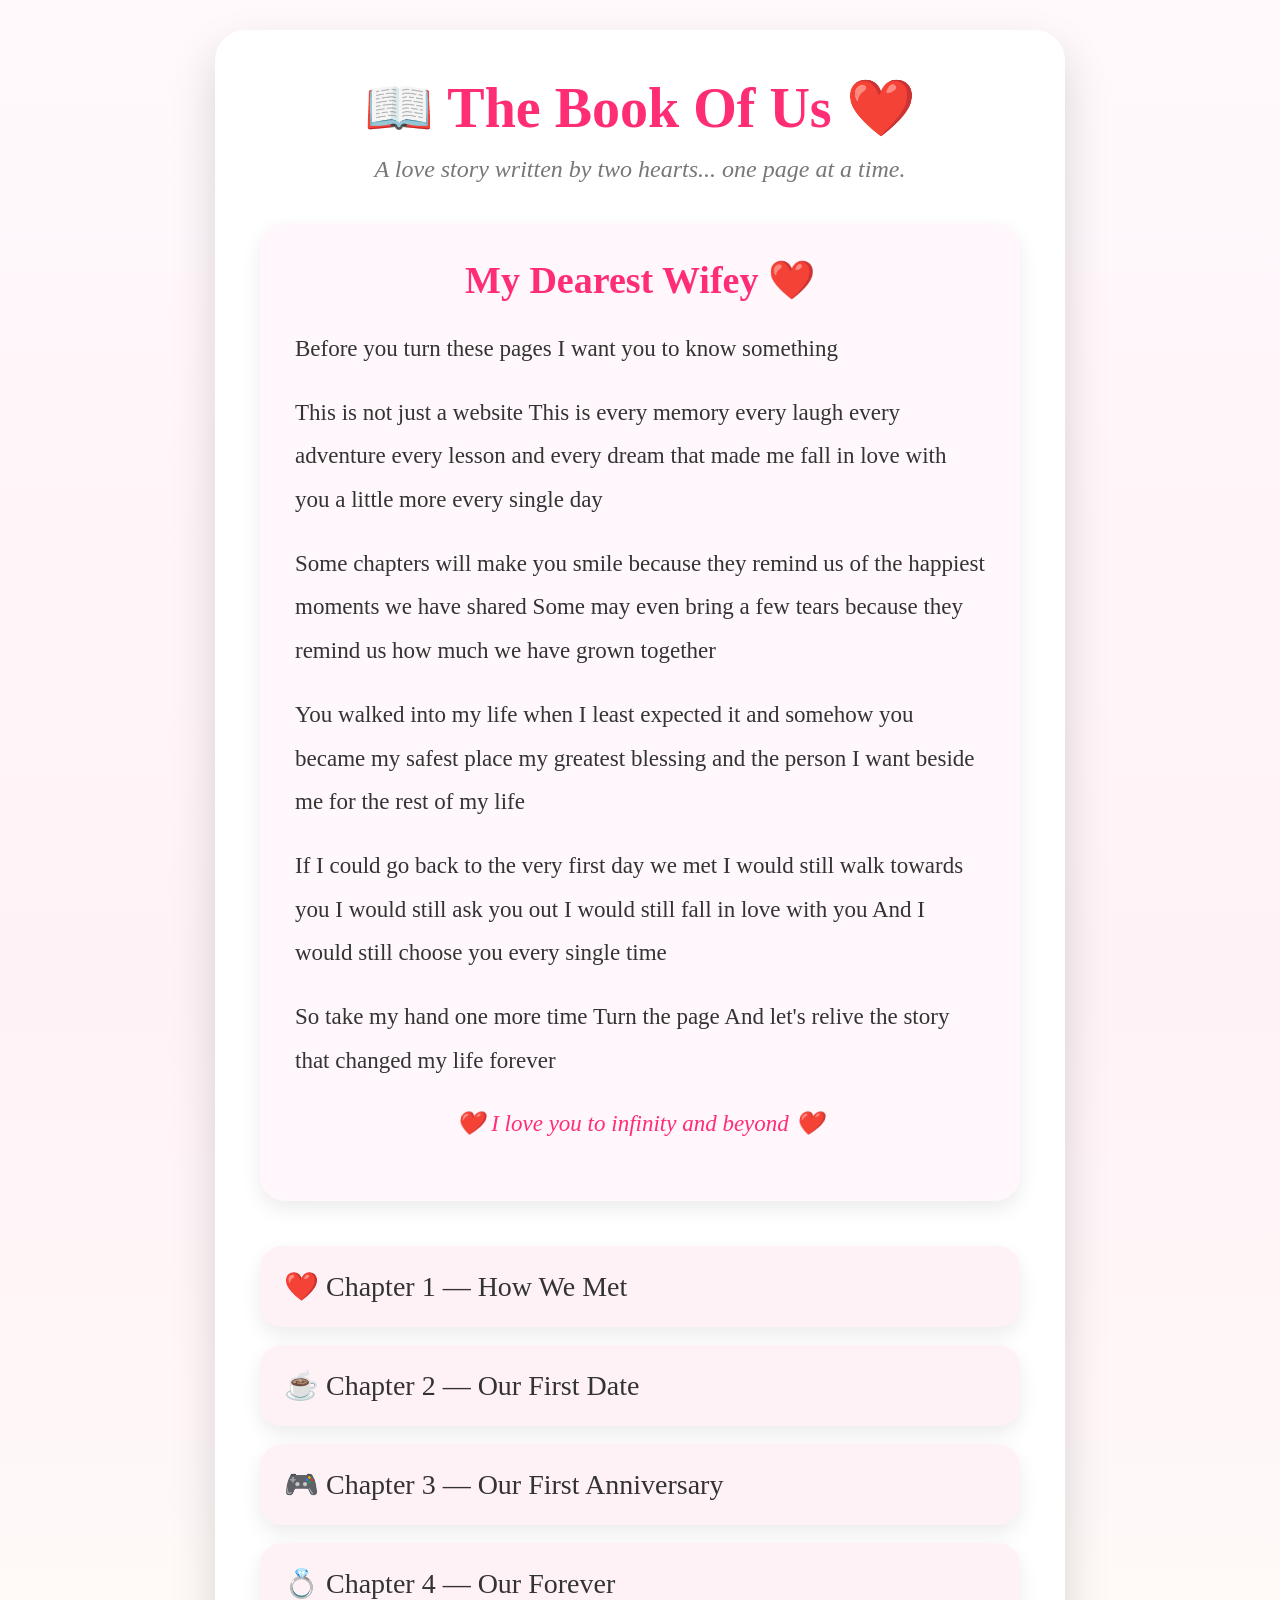
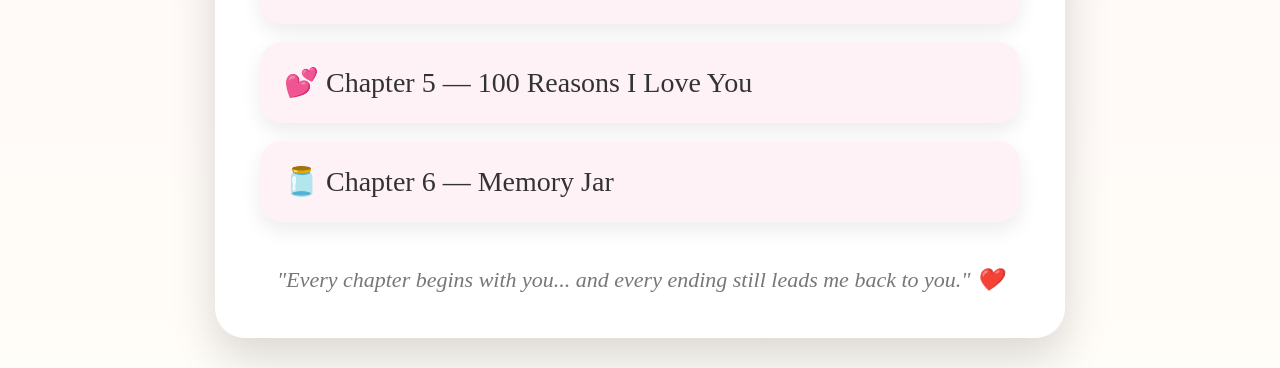
<file: contents.html>
<!DOCTYPE html>
<html lang="en">
<head>

<meta charset="UTF-8">
<meta name="viewport" content="width=device-width, initial-scale=1.0">

<title>The Book Of Us ❤️</title>

<style>

*{
margin:0;
padding:0;
box-sizing:border-box;
font-family:Georgia,serif;
}

body{
background:linear-gradient(180deg,#fff9fc,#fff2f7,#fffdf8);
padding:30px;
color:#333;
}

.book{
max-width:850px;
margin:auto;
background:white;
padding:45px;
border-radius:30px;
box-shadow:0 20px 45px rgba(0,0,0,.15);
animation:fade 1s ease;
}

@keyframes fade{
from{
opacity:0;
transform:translateY(30px);
}
to{
opacity:1;
transform:translateY(0);
}
}

h1{
text-align:center;
font-size:56px;
color:#ff2d75;
margin-bottom:15px;
}

.subtitle{
text-align:center;
font-size:24px;
font-style:italic;
color:#777;
margin-bottom:40px;
}

.letter{
background:#fff7fb;
padding:35px;
border-radius:25px;
box-shadow:0 8px 20px rgba(0,0,0,.08);
margin-bottom:45px;
}

.letter h2{
text-align:center;
font-size:38px;
color:#ff2d75;
margin-bottom:25px;
}

.letter p{
font-size:23px;
line-height:1.9;
margin-bottom:20px;
}

.end{
text-align:center;
font-style:italic;
font-size:26px;
color:#ff2d75;
margin-top:20px;
}

.chapter{
display:block;
text-decoration:none;
background:#fff2f7;
padding:24px;
margin:18px 0;
border-radius:22px;
font-size:28px;
color:#333;
transition:.3s;
box-shadow:0 8px 20px rgba(0,0,0,.08);
}

.chapter:hover{
background:#ff2d75;
color:white;
transform:translateY(-5px);
}

.footer{
margin-top:45px;
text-align:center;
font-size:22px;
font-style:italic;
color:#777;
}

@media(max-width:768px){

.book{
padding:25px;
}

h1{
font-size:44px;
}

.subtitle{
font-size:20px;
}

.letter h2{
font-size:30px;
}

.letter p{
font-size:20px;
}

.chapter{
font-size:24px;
}

}

</style>

</head>

<body>

<div class="book">

<h1>📖 The Book Of Us ❤️</h1>

<div class="subtitle">
A love story written by two hearts... one page at a time.
</div>

<div class="letter">

<h2>My Dearest Wifey ❤️</h2>

<p>
Before you turn these pages I want you to know something
</p>

<p>
This is not just a website
This is every memory every laugh every adventure every lesson and every dream that made me fall in love with you a little more every single day
</p>

<p>
Some chapters will make you smile because they remind us of the happiest moments we have shared
Some may even bring a few tears because they remind us how much we have grown together
</p>

<p>
You walked into my life when I least expected it and somehow you became my safest place my greatest blessing and the person I want beside me for the rest of my life
</p>

<p>
If I could go back to the very first day we met I would still walk towards you
I would still ask you out
I would still fall in love with you
And I would still choose you every single time
</p>

<p>
So take my hand one more time
Turn the page
And let's relive the story that changed my life forever
</p>

<p class="end">
❤️ I love you to infinity and beyond ❤️
</p>

</div>

<a class="chapter" href="story.html">
❤️ Chapter 1 — How We Met
</a>

<a class="chapter" href="chapter2.html">
☕ Chapter 2 — Our First Date
</a>

<a class="chapter" href="chapter3.html">
🎮 Chapter 3 — Our First Anniversary
</a>

<a class="chapter" href="chapter4.html">
💍 Chapter 4 — Our Forever
</a>

<a class="chapter" href="chapter5.html">
💕 Chapter 5 — 100 Reasons I Love You
</a>

<a class="chapter" href="chapter6.html">
🫙 Chapter 6 — Memory Jar
</a>

<div class="footer">
"Every chapter begins with you... and every ending still leads me back to you." ❤️
</div>

</div>

</body>
</html>
</file>
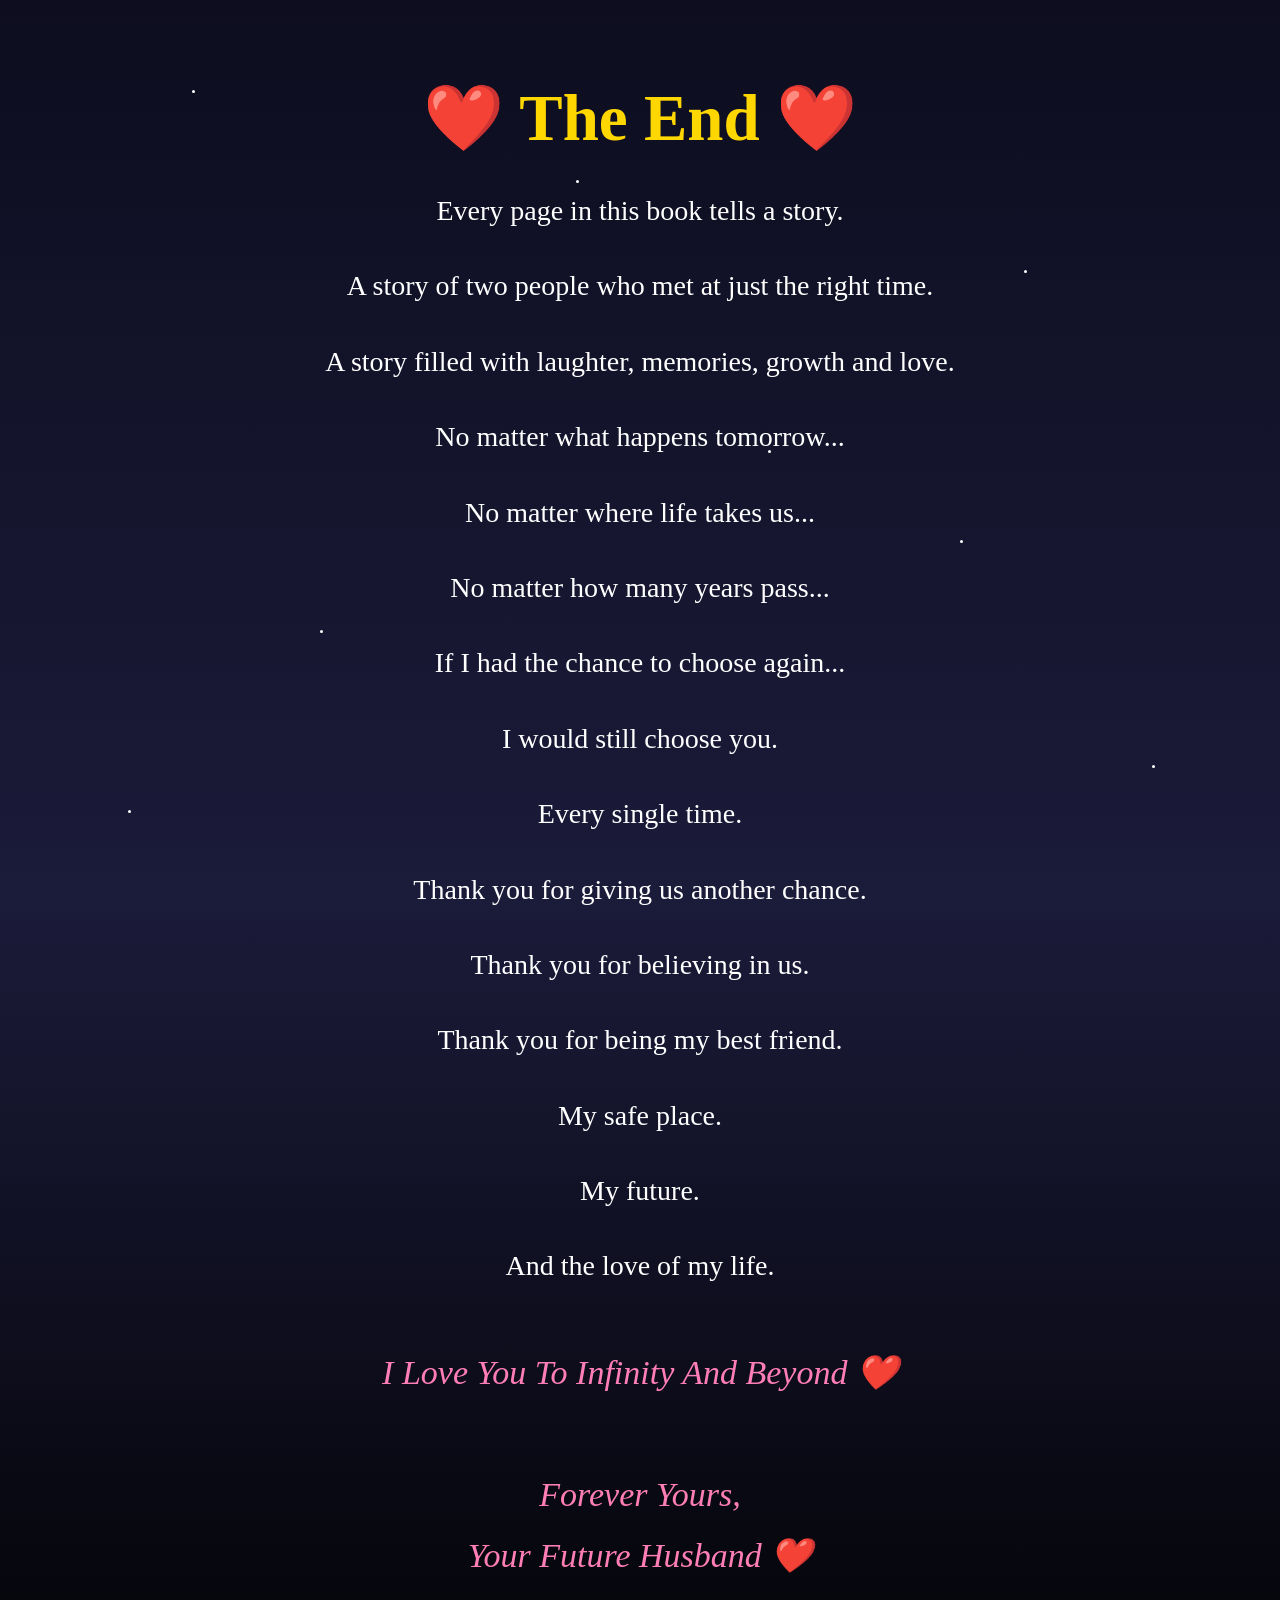
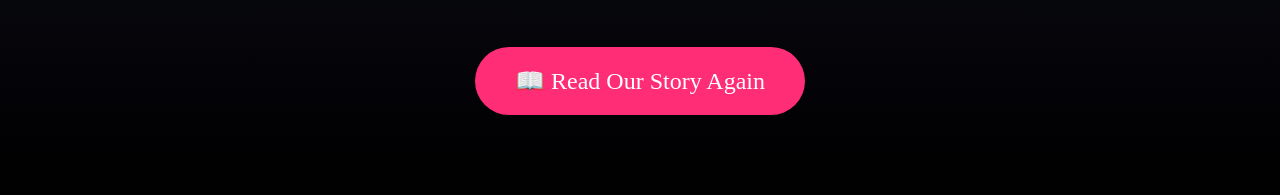
<file: ending.html>
<!DOCTYPE html>
<html lang="en">
<head>

<meta charset="UTF-8">
<meta name="viewport" content="width=device-width, initial-scale=1.0">

<title>Forever ❤️</title>

<style>

*{
margin:0;
padding:0;
box-sizing:border-box;
font-family:Georgia,serif;
}

body{
min-height:100vh;
display:flex;
justify-content:center;
align-items:center;
background:linear-gradient(180deg,#0d0d1f,#1b1b3a,#000);
overflow-y:auto;
color:white;
text-align:center;
padding:40px 20px;
position:relative;
}

.container{
max-width:900px;
width:100%;
padding:40px;
animation:fade 3s ease;
margin:auto;
z-index:2;
}

h1{
font-size:65px;
margin-bottom:30px;
color:#ffd700;
}

p{
font-size:28px;
line-height:1.8;
margin-bottom:25px;
}

.signature{
margin-top:50px;
font-size:34px;
color:#ff7eb6;
font-style:italic;
line-height:1.8;
}

.button{
display:inline-block;
margin-top:60px;
padding:20px 40px;
background:#ff2d75;
color:white;
text-decoration:none;
border-radius:50px;
font-size:24px;
transition:.3s;
}

.button:hover{
background:#ff0f64;
transform:scale(1.05);
}

.star{
position:fixed;
width:3px;
height:3px;
background:white;
border-radius:50%;
animation:twinkle 2s infinite alternate;
z-index:1;
}

@keyframes fade{
from{
opacity:0;
transform:translateY(30px);
}
to{
opacity:1;
transform:translateY(0);
}
}

@keyframes twinkle{
from{
opacity:.2;
}
to{
opacity:1;
}
}

</style>

</head>

<body>

<div class="star" style="top:10%;left:15%;"></div>
<div class="star" style="top:30%;left:80%;"></div>
<div class="star" style="top:70%;left:25%;"></div>
<div class="star" style="top:50%;left:60%;"></div>
<div class="star" style="top:85%;left:90%;"></div>
<div class="star" style="top:20%;left:45%;"></div>
<div class="star" style="top:60%;left:75%;"></div>
<div class="star" style="top:90%;left:10%;"></div>

<div class="container">

<h1>❤️ The End ❤️</h1>

<p>
Every page in this book tells a story.
</p>

<p>
A story of two people who met at just the right time.
</p>

<p>
A story filled with laughter, memories, growth and love.
</p>

<p>
No matter what happens tomorrow...
</p>

<p>
No matter where life takes us...
</p>

<p>
No matter how many years pass...
</p>

<p>
If I had the chance to choose again...
</p>

<p>
I would still choose you.
</p>

<p>
Every single time.
</p>

<p>
Thank you for giving us another chance.
</p>

<p>
Thank you for believing in us.
</p>

<p>
Thank you for being my best friend.
</p>

<p>
My safe place.
</p>

<p>
My future.
</p>

<p>
And the love of my life.
</p>

<div class="signature">

I Love You To Infinity And Beyond ❤️

<br><br>

Forever Yours,

<br>

Your Future Husband ❤️

</div>

<a href="index.html" class="button">

📖 Read Our Story Again

</a>

</div>

</body>
</html>
</file>
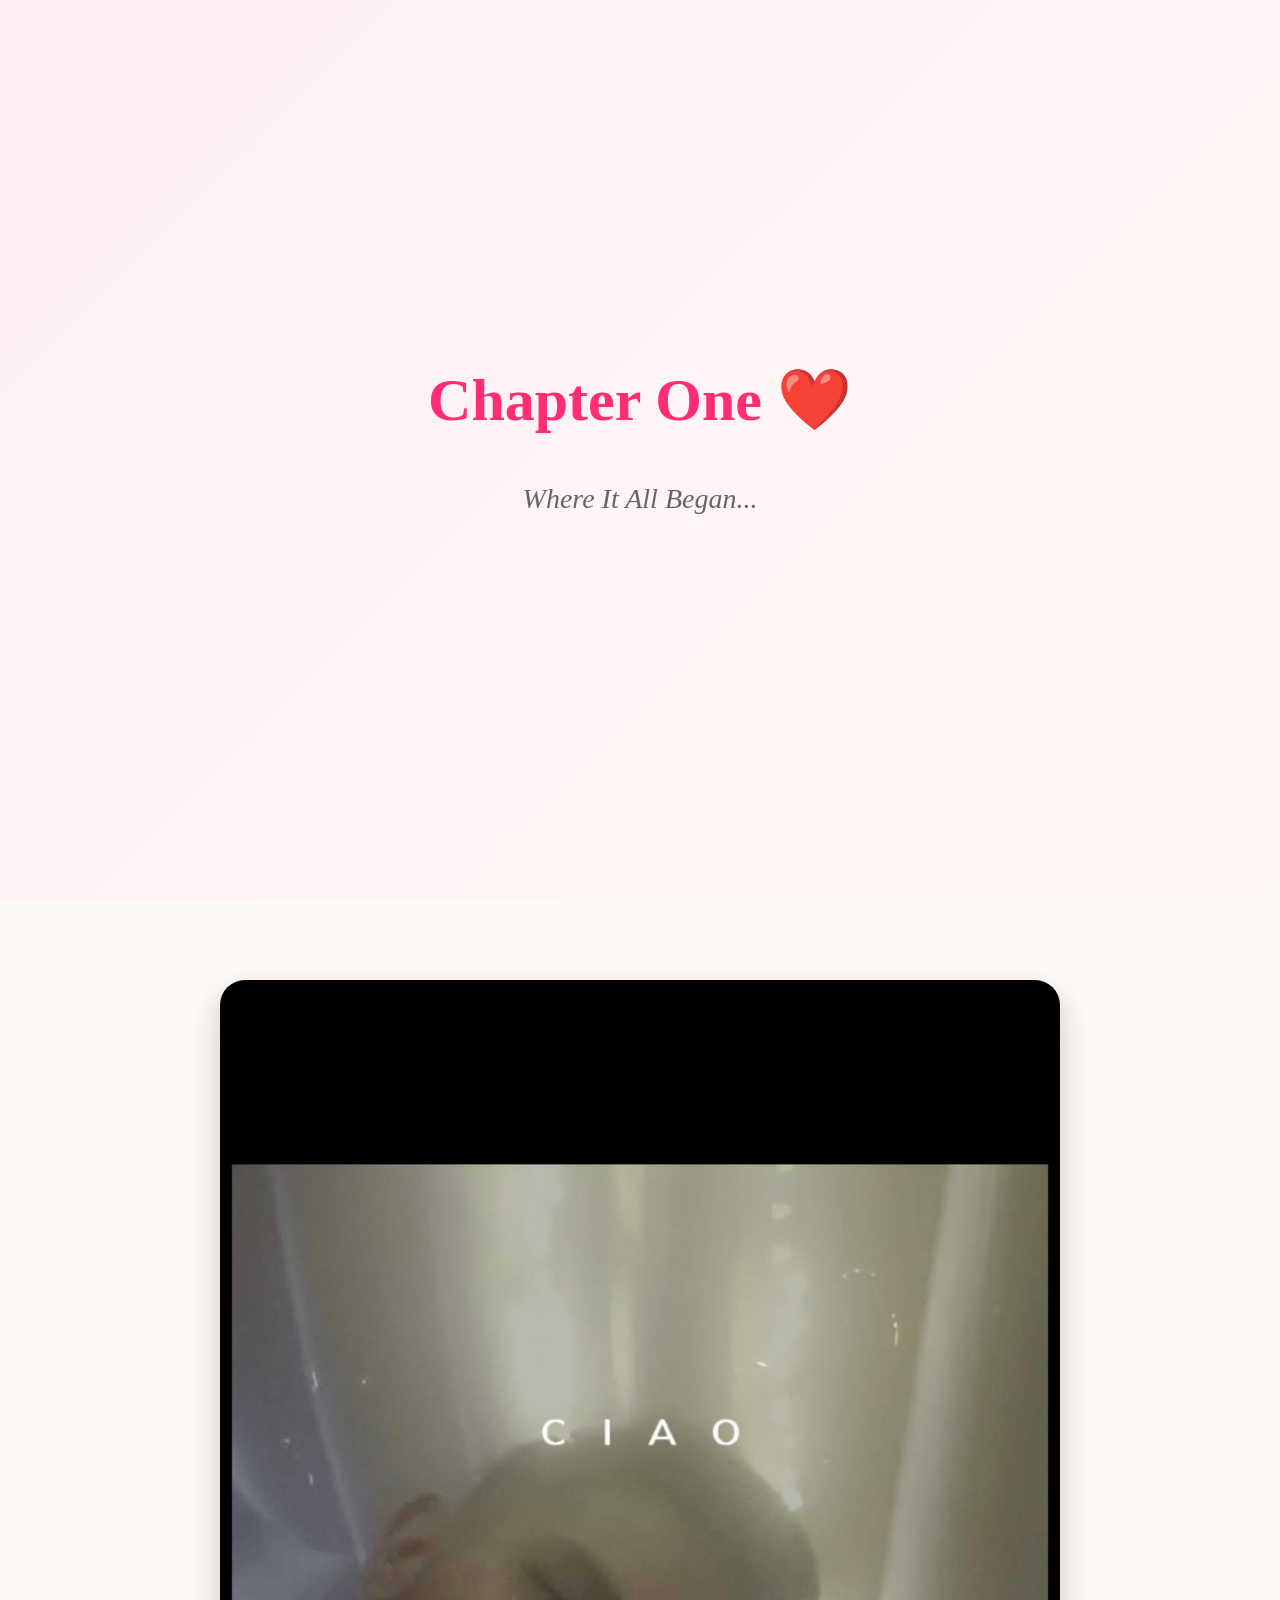
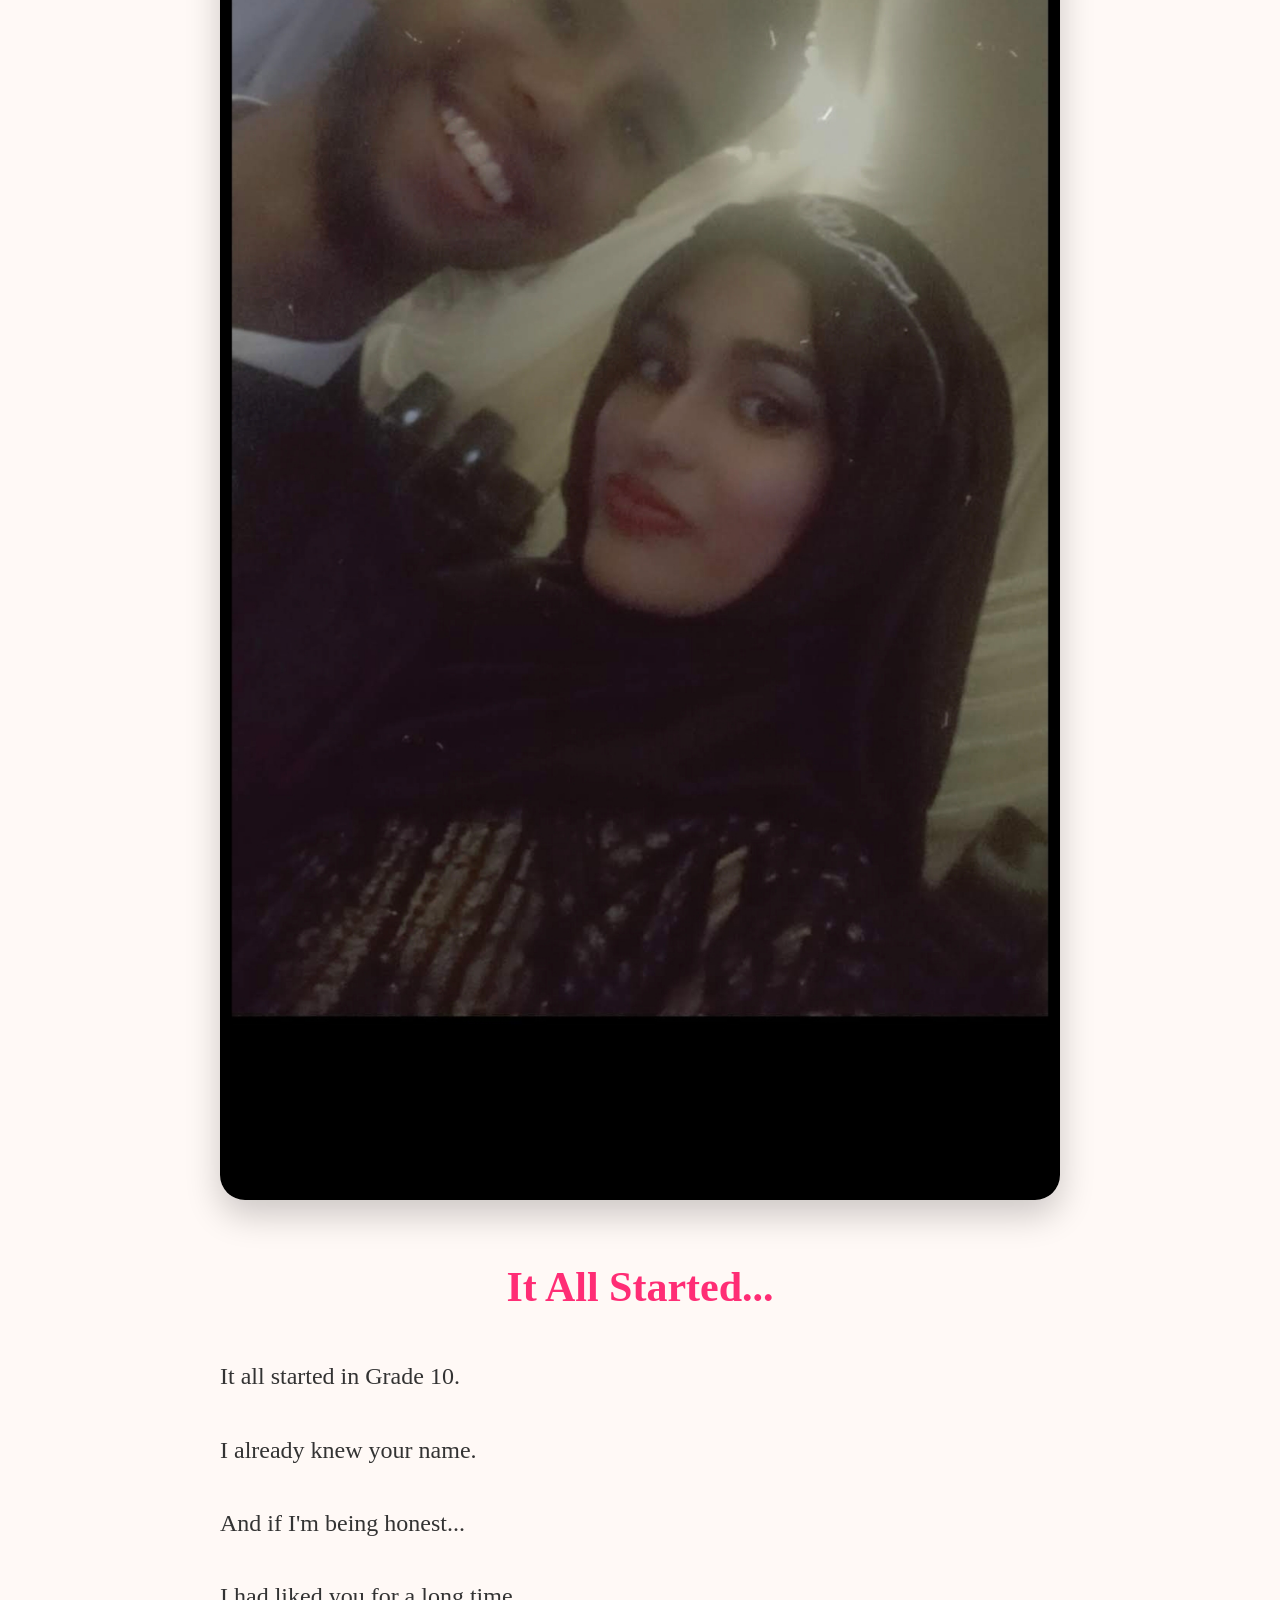
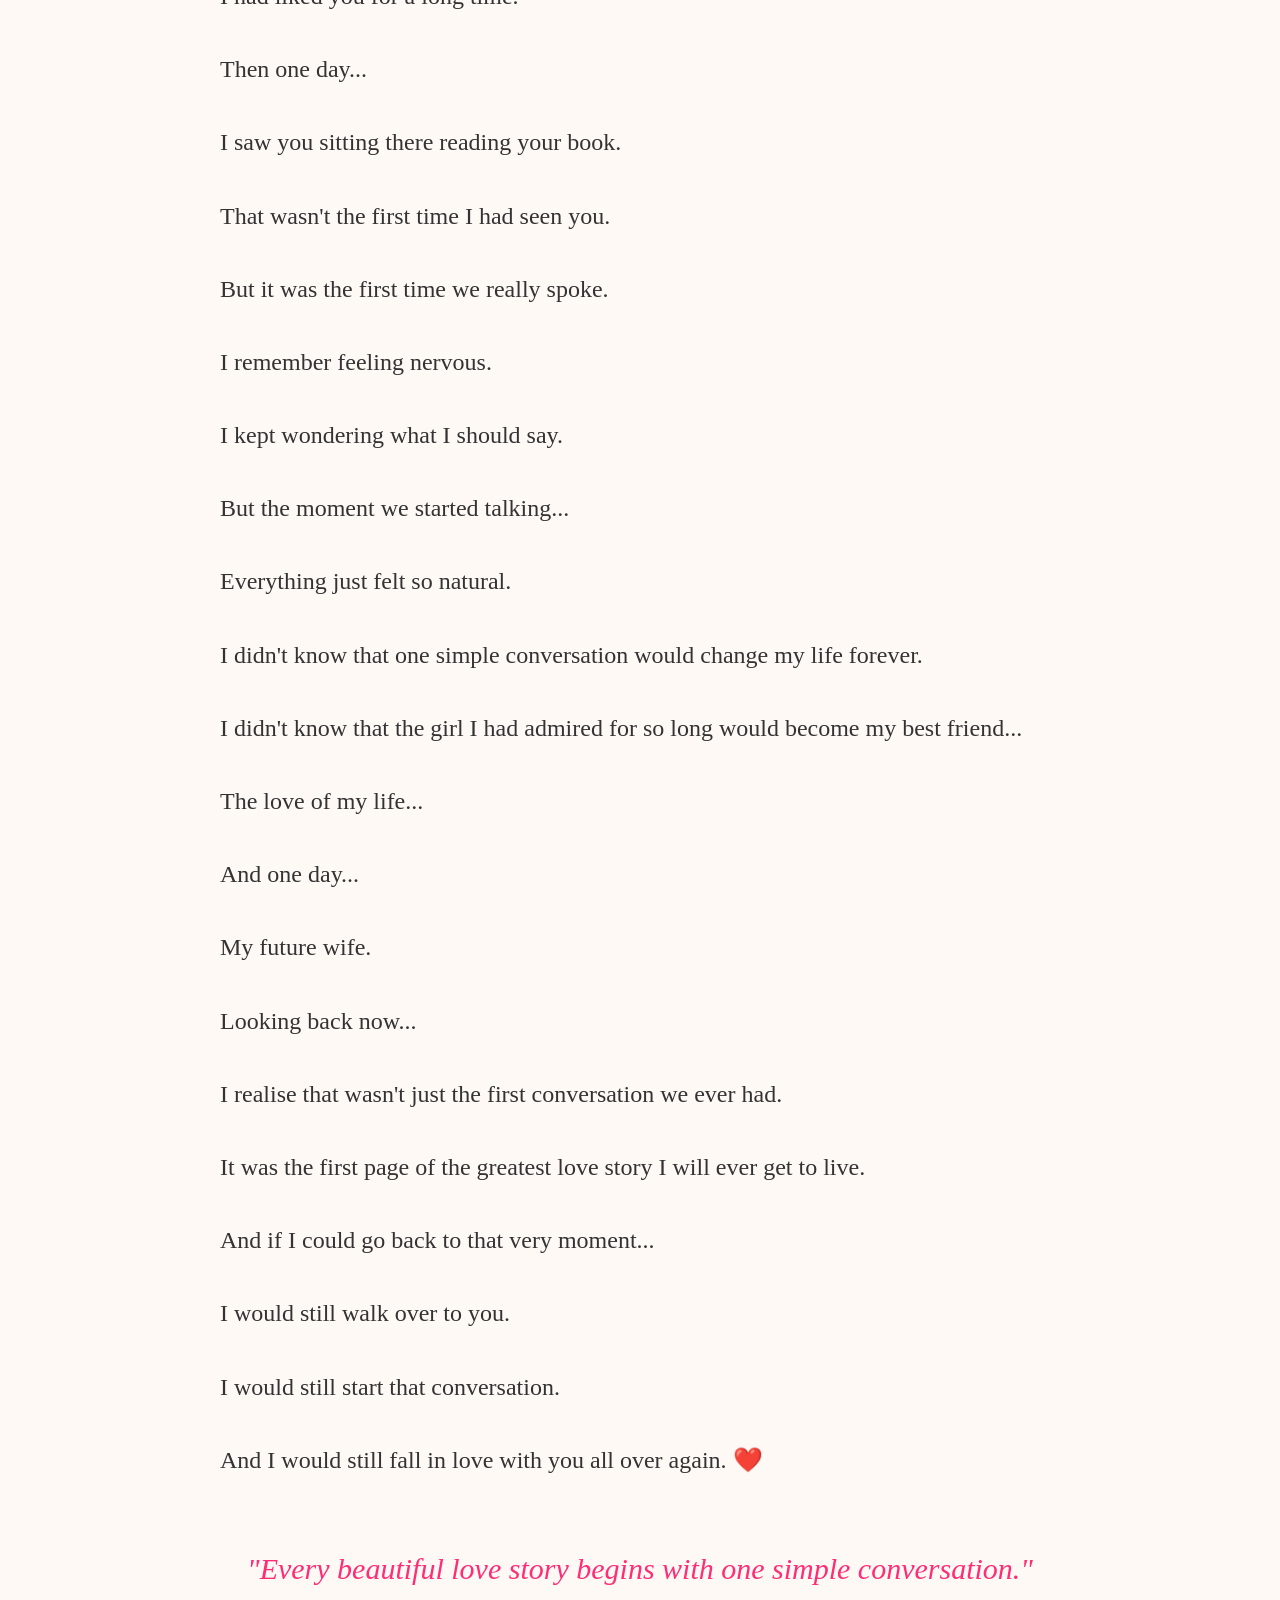
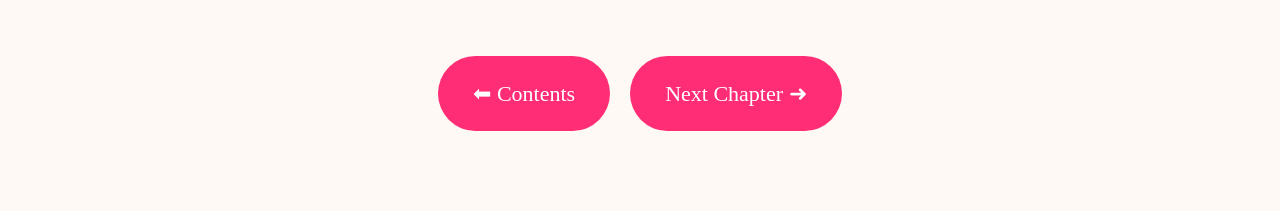
<file: story.html>
<!DOCTYPE html>
<html lang="en">
<head>

<meta charset="UTF-8">
<meta name="viewport" content="width=device-width, initial-scale=1.0">

<title>Chapter One ❤️</title>

<style>

*{
margin:0;
padding:0;
box-sizing:border-box;
font-family:Georgia,serif;
}

body{
background:#fff9f6;
color:#333;
line-height:1.8;
}

.hero{
height:100vh;
display:flex;
flex-direction:column;
justify-content:center;
align-items:center;
background:linear-gradient(135deg,#ffeef5,#fff9f6);
text-align:center;
padding:30px;
}

.hero h1{
font-size:60px;
color:#ff2d75;
margin-bottom:20px;
}

.hero p{
font-size:28px;
font-style:italic;
color:#666;
}

.section{
max-width:900px;
margin:auto;
padding:80px 30px;
}

.memory{
width:100%;
border-radius:25px;
margin-bottom:40px;
box-shadow:0 15px 35px rgba(0,0,0,.2);
}

h2{
text-align:center;
font-size:42px;
color:#ff2d75;
margin-bottom:30px;
}

p{
font-size:24px;
margin-bottom:30px;
}

.quote{
text-align:center;
font-size:30px;
font-style:italic;
color:#ff2d75;
margin:60px 0;
}

.buttons{
display:flex;
justify-content:center;
gap:20px;
flex-wrap:wrap;
margin-top:60px;
}

.btn{
background:#ff2d75;
color:white;
padding:18px 35px;
border-radius:50px;
text-decoration:none;
font-size:22px;
transition:.3s;
}

.btn:hover{
background:#ff0f64;
transform:scale(1.05);
}

</style>

</head>

<body>

<div class="hero">

<h1>Chapter One ❤️</h1>

<p>Where It All Began...</p>

</div>

<div class="section">

<img src="chapter1.jpg" class="memory">

<h2>It All Started...</h2>

<p>
It all started in Grade 10.
</p>

<p>
I already knew your name.
</p>

<p>
And if I'm being honest...
</p>

<p>
I had liked you for a long time.
</p>

<p>
Then one day...
</p>

<p>
I saw you sitting there reading your book.
</p>

<p>
That wasn't the first time I had seen you.
</p>

<p>
But it was the first time we really spoke.
</p>

<p>
I remember feeling nervous.
</p>

<p>
I kept wondering what I should say.
</p>

<p>
But the moment we started talking...
</p>

<p>
Everything just felt so natural.
</p>

<p>
I didn't know that one simple conversation would change my life forever.
</p>

<p>
I didn't know that the girl I had admired for so long would become my best friend...
</p>

<p>
The love of my life...
</p>

<p>
And one day...
</p>

<p>
My future wife.
</p>

<p>
Looking back now...
</p>

<p>
I realise that wasn't just the first conversation we ever had.
</p>

<p>
It was the first page of the greatest love story I will ever get to live.
</p>

<p>
And if I could go back to that very moment...
</p>

<p>
I would still walk over to you.
</p>

<p>
I would still start that conversation.
</p>

<p>
And I would still fall in love with you all over again. ❤️
</p>

<div class="quote">

"Every beautiful love story begins with one simple conversation."

</div>

<div class="buttons">

<a href="contents.html" class="btn">
⬅ Contents
</a>

<a href="chapter2.html" class="btn">
Next Chapter ➜
</a>

</div>

</div>

</body>
</html>
</file>
<file: style.css>
*{
margin:0;
padding:0;
box-sizing:border-box;
font-family:Georgia,serif;
}

body{
min-height:100vh;
display:flex;
justify-content:center;
align-items:center;
background-image:url("cover.jpg");
background-size:cover;
background-position:center;
background-repeat:no-repeat;
background-attachment:fixed;
overflow:hidden;
position:relative;
}

.overlay{
position:absolute;
top:0;
left:0;
width:100%;
height:100%;
background:rgba(0,0,0,.25);
}

.content{
position:relative;
z-index:2;
text-align:center;
padding:40px;
max-width:700px;
}

h1{
font-size:64px;
color:#ff2d75;
margin-bottom:20px;
text-shadow:0 4px 15px rgba(0,0,0,.5);
}

p{
font-size:28px;
line-height:1.8;
color:white;
margin-bottom:45px;
text-shadow:0 2px 8px rgba(0,0,0,.8);
}

.btn{
display:inline-block;
padding:18px 45px;
background:#ff2d75;
color:white;
text-decoration:none;
font-size:22px;
border-radius:50px;
transition:.3s;
box-shadow:0 10px 25px rgba(255,45,117,.4);
}

.btn:hover{
transform:translateY(-4px) scale(1.05);
background:#ff0f64;
}

@media(max-width:768px){

h1{
font-size:48px;
}

p{
font-size:22px;
}

.btn{
font-size:20px;
padding:16px 35px;
}

}
</file>
